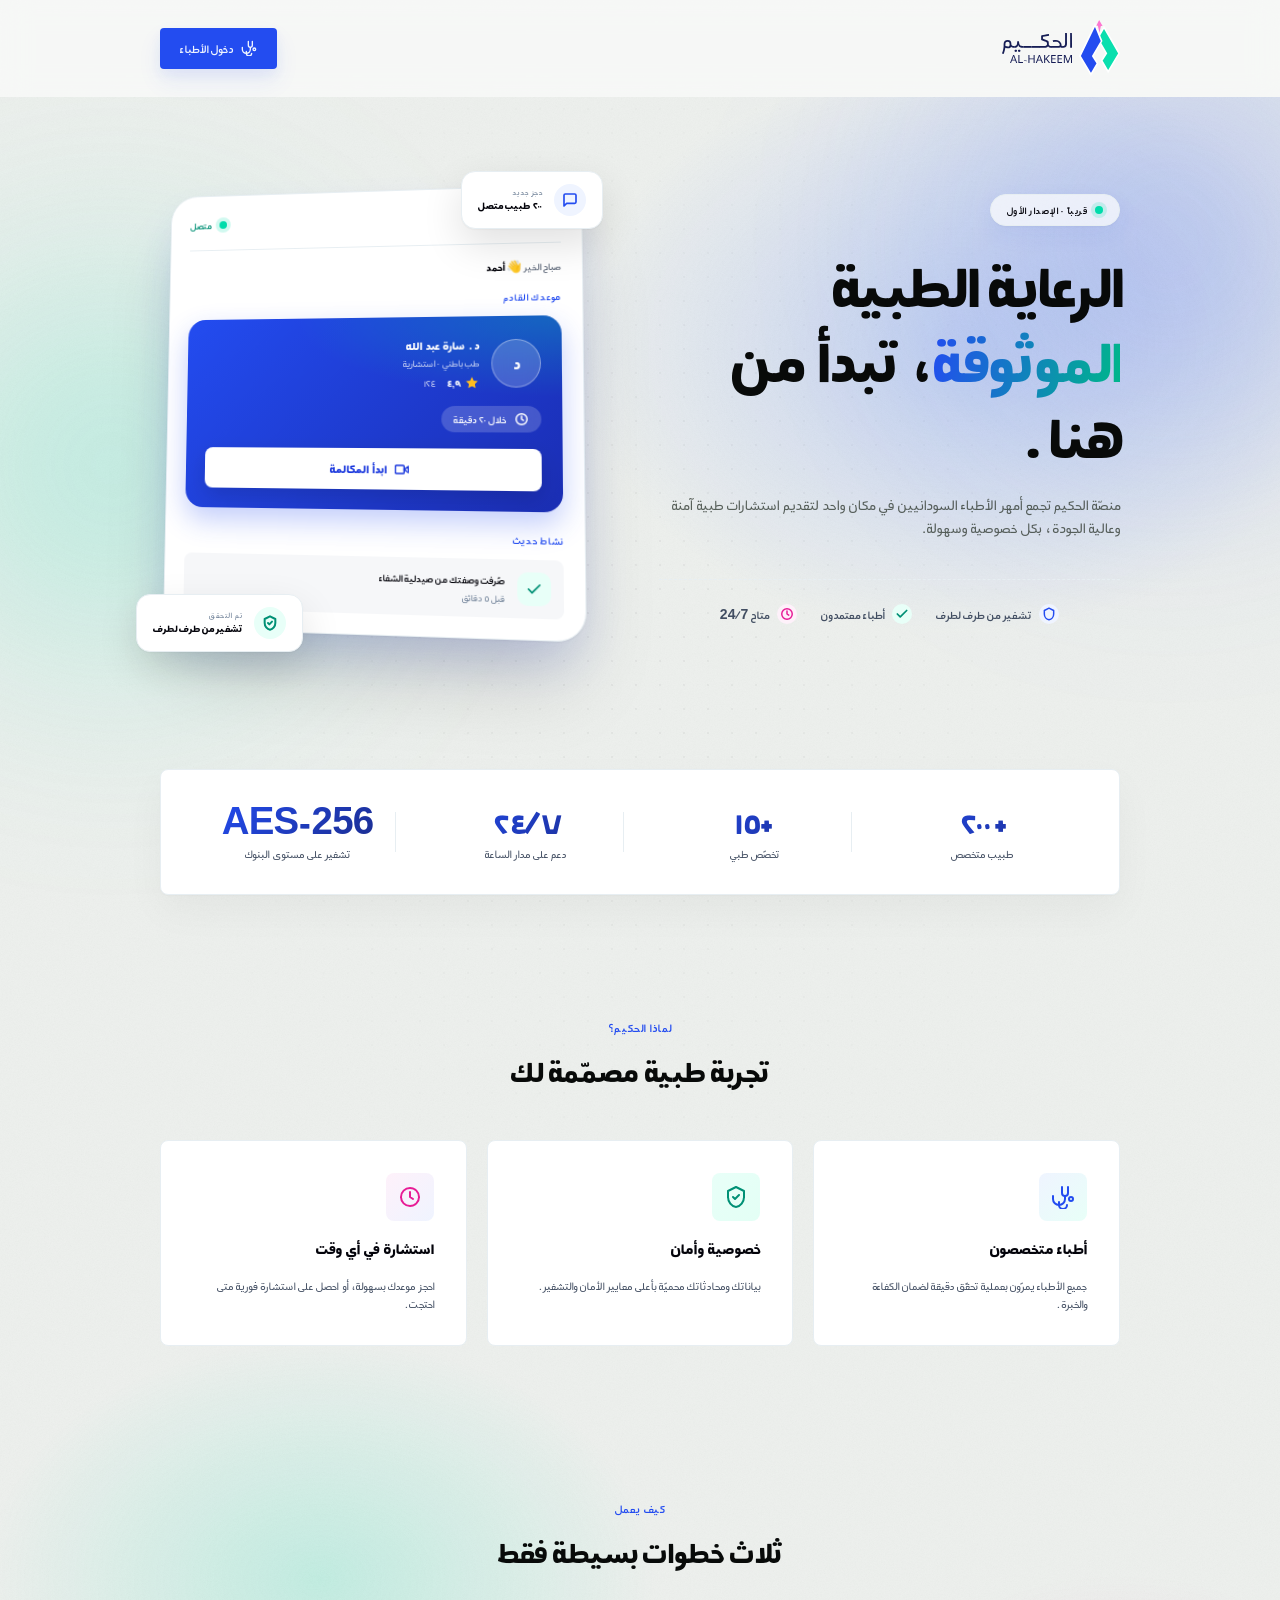
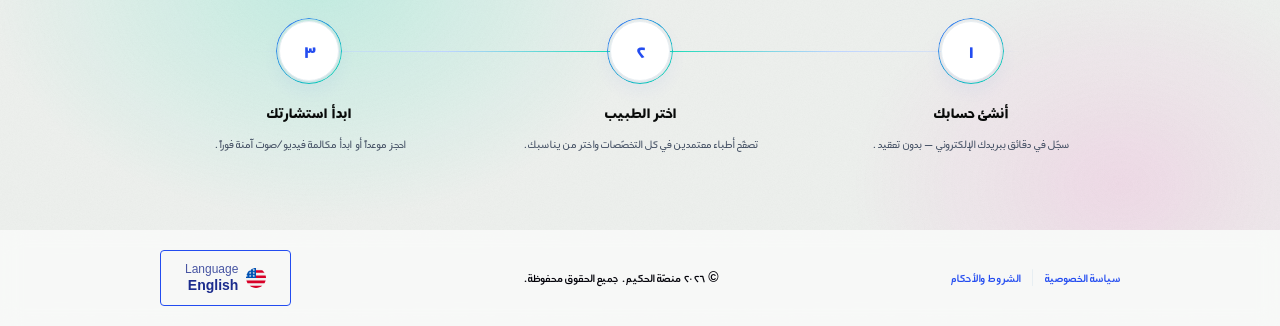
<file: index.html>
<!DOCTYPE html>
<html lang="ar" dir="rtl">
  <head>
    <meta charset="UTF-8" />
    <meta name="viewport" content="width=device-width, initial-scale=1, viewport-fit=cover" />
    <meta name="theme-color" content="#234cf0" />
    <meta name="description" data-i18n="hero.subtitle" data-i18n-attr="content" content="منصّة سودانية لتقديم الاستشارات الطبية بثقة وجودة عالية." />
    <title data-i18n="hero.title">منصة الحكيم — قريباً</title>
    <link rel="icon" type="image/svg+xml" href="assets/images/logo.svg" />
    <link rel="stylesheet" href="assets/css/styles.css" />
  </head>
  <body>
    <!-- ============================================================
         HEADER
         ============================================================ -->
    <header class="site-header" data-scroll-elevate>
      <a href="index.html" class="site-header__logo" aria-label="Al-Hakeem">
        <img src="assets/images/logo.svg" alt="" class="site-header__logo-icon" width="41" height="56" />
        <span class="site-header__logo-text">
          <img src="assets/images/header-text-ar.svg" data-i18n="header.logoAlt" data-i18n-attr="alt" alt="الحكيم" class="site-header__logo-text-ar" width="70" height="21" />
          <img src="assets/images/header-text-en.svg" alt="AL-HAKEEM" class="site-header__logo-text-en" width="62" height="8" />
        </span>
      </a>

      <div class="site-header__actions">
        <a class="header-login" href="https://platform.alhakeem.app/">
          <svg class="header-login__icon" viewBox="0 0 24 24" fill="none" stroke="currentColor" stroke-width="2" stroke-linecap="round" stroke-linejoin="round" aria-hidden="true"><path d="M11 2v6a3 3 0 0 0 6 0V2"/><path d="M14 11v3a6 6 0 0 1-12 0v-3"/><circle cx="20" cy="14" r="2"/><path d="M8 17v3a4 4 0 0 0 8 0"/></svg>
          <span class="header-login__label" data-i18n="header.doctorLogin">دخول الأطباء</span>
        </a>
      </div>
    </header>

    <!-- ============================================================
         MAIN
         ============================================================ -->
    <main class="site-main">
      <!-- Decorative aurora background -->
      <div class="bg-decor" aria-hidden="true">
        <div class="bg-aurora"></div>
        <div class="bg-dotgrid"></div>
        <div class="bg-grain"></div>
      </div>

      <!-- ====== HERO ====== -->
      <section class="hero">
        <div class="hero__copy">
          <span class="hero__badge" data-i18n="hero.badge">قريباً · الإصدار الأول</span>

          <h1 class="hero__title">
            <span data-i18n="hero.titleLead">الرعاية الطبية</span>
            <span class="hero__title-accent" data-i18n="hero.titleAccent">الموثوقة</span><span data-i18n="hero.titleTrail">، تبدأ من هنا.</span>
          </h1>

          <p class="hero__subtitle" data-i18n="hero.subtitle">
            منصّة الحكيم تجمع أمهر الأطباء السودانيين في مكان واحد لتقديم استشارات طبية آمنة وعالية الجودة.
          </p>

          <!-- Trust pill row -->
          <div class="trust-row">
            <span class="trust-pill">
              <span class="trust-pill__icon" aria-hidden="true">
                <svg viewBox="0 0 24 24" fill="none" stroke="currentColor" stroke-width="2.5" stroke-linecap="round" stroke-linejoin="round"><path d="M12 2 4 6v6c0 5 3.5 9.5 8 10 4.5-.5 8-5 8-10V6l-8-4Z"/></svg>
              </span>
              <span data-i18n="trust.secure">تشفير من طرف لطرف</span>
            </span>
            <span class="trust-pill trust-pill--green">
              <span class="trust-pill__icon" aria-hidden="true">
                <svg viewBox="0 0 24 24" fill="none" stroke="currentColor" stroke-width="3" stroke-linecap="round" stroke-linejoin="round"><polyline points="20 6 9 17 4 12"/></svg>
              </span>
              <span data-i18n="trust.verified">أطباء معتمدون</span>
            </span>
            <span class="trust-pill trust-pill--pink">
              <span class="trust-pill__icon" aria-hidden="true">
                <svg viewBox="0 0 24 24" fill="none" stroke="currentColor" stroke-width="2.5" stroke-linecap="round" stroke-linejoin="round"><circle cx="12" cy="12" r="9"/><polyline points="12 7 12 12 15 14"/></svg>
              </span>
              <span data-i18n="trust.available">متاح 24/7</span>
            </span>
          </div>
        </div>

        <!-- App preview — multi-layer realistic mockup -->
        <div class="hero__preview" aria-hidden="true">
          <div class="app-preview">
            <!-- Floater: New booking notification -->
            <div class="app-preview__floater app-preview__floater--top">
              <span class="app-preview__floater-icon">
                <svg viewBox="0 0 24 24" fill="none" stroke="currentColor" stroke-width="2.5" stroke-linecap="round" stroke-linejoin="round"><path d="M21 15a2 2 0 0 1-2 2H7l-4 4V5a2 2 0 0 1 2-2h14a2 2 0 0 1 2 2z"/></svg>
              </span>
              <span class="app-preview__floater-meta">
                <small data-i18n="preview.floaterBooked">حجز جديد</small>
                <strong data-i18n="preview.floaterOnline">٢٠٠ طبيب متصل</strong>
              </span>
            </div>

            <!-- Main app card -->
            <div class="app-preview__card">
              <!-- Chrome: brand + live status -->
              <div class="app-preview__chrome">
                <span class="app-preview__brand">
                  <img src="assets/images/logo.svg" alt="" class="app-preview__brand-mark" />
                  <span data-i18n="preview.appName">الحكيم</span>
                </span>
                <span class="app-preview__live" data-i18n="preview.statusLive">متصل</span>
              </div>

              <!-- Greeting -->
              <p class="app-preview__greeting">
                <span data-i18n="preview.greeting">صباح الخير 👋</span>
                <strong data-i18n="preview.userName">أحمد</strong>
              </p>

              <!-- Section label -->
              <p class="app-preview__label" data-i18n="preview.nextLabel">موعدك القادم</p>

              <!-- Primary card: Next appointment -->
              <div class="app-preview__appt">
                <div class="app-preview__appt-row">
                  <div class="app-preview__avatar">د</div>
                  <div class="app-preview__doctor-meta">
                    <span class="app-preview__doctor-name" data-i18n="preview.doctorName">د. سارة عبد الله</span>
                    <span class="app-preview__doctor-spec" data-i18n="preview.doctorSpec">طب باطني · استشارية</span>
                    <span class="app-preview__rating">
                      <svg viewBox="0 0 24 24" fill="currentColor"><polygon points="12 2 15 8.5 22 9.3 17 14 18.2 21 12 17.8 5.8 21 7 14 2 9.3 9 8.5 12 2"/></svg>
                      <strong data-i18n="preview.rating">٤٫٩</strong>
                      <span data-i18n="preview.reviews">(١٢٤)</span>
                    </span>
                  </div>
                </div>

                <span class="app-preview__when-pill">
                  <svg viewBox="0 0 24 24" fill="none" stroke="currentColor" stroke-width="2.5" stroke-linecap="round" stroke-linejoin="round"><circle cx="12" cy="12" r="9"/><polyline points="12 7 12 12 15 14"/></svg>
                  <span data-i18n="preview.nextWhen">خلال ٢٠ دقيقة</span>
                </span>

                <div class="app-preview__cta">
                  <svg viewBox="0 0 24 24" fill="none" stroke="currentColor" stroke-width="2.5" stroke-linecap="round" stroke-linejoin="round"><polygon points="23 7 16 12 23 17 23 7"/><rect x="1" y="5" width="15" height="14" rx="2" ry="2"/></svg>
                  <span data-i18n="preview.cta">ابدأ المكالمة</span>
                </div>
              </div>

              <!-- Activity row -->
              <div class="app-preview__activity">
                <p class="app-preview__label" data-i18n="preview.activityLabel">نشاط حديث</p>
                <div class="app-preview__activity-item">
                  <span class="app-preview__activity-icon">
                    <svg viewBox="0 0 24 24" fill="none" stroke="currentColor" stroke-width="2.5" stroke-linecap="round" stroke-linejoin="round"><polyline points="20 6 9 17 4 12"/></svg>
                  </span>
                  <span class="app-preview__activity-text">
                    <span class="app-preview__activity-title" data-i18n="preview.activityRx">صُرفت وصفتك من صيدلية الشفاء</span>
                    <span class="app-preview__activity-time" data-i18n="preview.activityRxTime">قبل ٥ دقائق</span>
                  </span>
                </div>
              </div>
            </div>

            <!-- Floater: Verified -->
            <div class="app-preview__floater app-preview__floater--bottom app-preview__floater--green">
              <span class="app-preview__floater-icon">
                <svg viewBox="0 0 24 24" fill="none" stroke="currentColor" stroke-width="3" stroke-linecap="round" stroke-linejoin="round"><path d="M12 2 4 6v6c0 5 3.5 9.5 8 10 4.5-.5 8-5 8-10V6l-8-4Z"/><path d="m9 12 2 2 4-4"/></svg>
              </span>
              <span class="app-preview__floater-meta">
                <small data-i18n="preview.floaterVerified">تم التحقق</small>
                <strong data-i18n="trust.secure">تشفير من طرف لطرف</strong>
              </span>
            </div>
          </div>
        </div>
      </section>

      <!-- ====== STATS BAND ====== -->
      <section class="stats-band reveal">
        <div class="stats-band__grid">
          <div class="stat">
            <span class="stat__value" data-i18n="stats.item1Value">+٢٠٠</span>
            <span class="stat__label" data-i18n="stats.item1Label">طبيب متخصص</span>
          </div>
          <div class="stat">
            <span class="stat__value" data-i18n="stats.item2Value">+١٥</span>
            <span class="stat__label" data-i18n="stats.item2Label">تخصّص طبي</span>
          </div>
          <div class="stat">
            <span class="stat__value" data-i18n="stats.item3Value">٢٤/٧</span>
            <span class="stat__label" data-i18n="stats.item3Label">دعم على مدار الساعة</span>
          </div>
          <div class="stat">
            <span class="stat__value" data-i18n="stats.item4Value">AES-256</span>
            <span class="stat__label" data-i18n="stats.item4Label">تشفير على مستوى البنوك</span>
          </div>
        </div>
      </section>

      <!-- ====== FEATURES ====== -->
      <section class="features reveal">
        <div class="features__head">
          <p class="features__eyebrow" data-i18n="features.eyebrow">لماذا الحكيم؟</p>
          <h2 class="features__title" data-i18n="features.title">تجربة طبية مصمّمة لك</h2>
        </div>

        <div class="features__grid">
          <article class="feature-card">
            <span class="feature-card__icon" aria-hidden="true">
              <svg viewBox="0 0 24 24" fill="none" stroke="currentColor" stroke-width="2" stroke-linecap="round" stroke-linejoin="round"><path d="M11 2v6a3 3 0 0 0 6 0V2"/><path d="M14 11v3a6 6 0 0 1-12 0v-3"/><circle cx="20" cy="14" r="2"/><path d="M8 17v3a4 4 0 0 0 8 0"/></svg>
            </span>
            <h3 class="feature-card__title" data-i18n="features.item1Title">أطباء متخصصون</h3>
            <p class="feature-card__desc" data-i18n="features.item1Desc">جميع الأطباء يمرّون بعملية تحقّق دقيقة لضمان الكفاءة والخبرة.</p>
          </article>

          <article class="feature-card feature-card--green">
            <span class="feature-card__icon" aria-hidden="true">
              <svg viewBox="0 0 24 24" fill="none" stroke="currentColor" stroke-width="2" stroke-linecap="round" stroke-linejoin="round"><path d="M12 2 4 6v6c0 5 3.5 9.5 8 10 4.5-.5 8-5 8-10V6l-8-4Z"/><path d="m9 12 2 2 4-4"/></svg>
            </span>
            <h3 class="feature-card__title" data-i18n="features.item2Title">خصوصية وأمان</h3>
            <p class="feature-card__desc" data-i18n="features.item2Desc">بياناتك ومحادثاتك محميّة بأعلى معايير الأمان والتشفير.</p>
          </article>

          <article class="feature-card feature-card--pink">
            <span class="feature-card__icon" aria-hidden="true">
              <svg viewBox="0 0 24 24" fill="none" stroke="currentColor" stroke-width="2" stroke-linecap="round" stroke-linejoin="round"><circle cx="12" cy="12" r="9"/><polyline points="12 7 12 12 15 14"/></svg>
            </span>
            <h3 class="feature-card__title" data-i18n="features.item3Title">استشارة في أي وقت</h3>
            <p class="feature-card__desc" data-i18n="features.item3Desc">احجز موعدك بسهولة، أو احصل على استشارة فورية متى احتجت.</p>
          </article>
        </div>
      </section>

      <!-- ====== HOW IT WORKS ====== -->
      <section class="steps reveal">
        <div class="steps__head">
          <p class="steps__eyebrow" data-i18n="steps.eyebrow">كيف يعمل</p>
          <h2 class="steps__title" data-i18n="steps.title">ثلاث خطوات بسيطة فقط</h2>
        </div>

        <div class="steps__grid">
          <div class="step">
            <div class="step__num">١</div>
            <h3 class="step__title" data-i18n="steps.s1Title">أنشئ حسابك</h3>
            <p class="step__desc" data-i18n="steps.s1Desc">سجّل في دقائق ببريدك الإلكتروني — بدون تعقيد.</p>
          </div>
          <div class="step">
            <div class="step__num">٢</div>
            <h3 class="step__title" data-i18n="steps.s2Title">اختر الطبيب</h3>
            <p class="step__desc" data-i18n="steps.s2Desc">تصفّح أطباء معتمدين في كل التخصّصات واختر من يناسبك.</p>
          </div>
          <div class="step">
            <div class="step__num">٣</div>
            <h3 class="step__title" data-i18n="steps.s3Title">ابدأ استشارتك</h3>
            <p class="step__desc" data-i18n="steps.s3Desc">احجز موعداً أو ابدأ مكالمة فيديو/صوت آمنة فوراً.</p>
          </div>
        </div>
      </section>

    </main>

    <!-- ============================================================
         FOOTER
         ============================================================ -->
    <footer class="site-footer">
      <div class="site-footer__links">
        <a href="privacy.html" class="site-footer__link" data-i18n="footer.privacy">سياسة الخصوصية</a>
        <span class="site-footer__divider" aria-hidden="true"></span>
        <a href="terms.html" class="site-footer__link" data-i18n="footer.terms">شروط الخدمة</a>
      </div>

      <span class="site-footer__copyright" data-i18n="footer.copyright">© 2026 الحكيم. جميع الحقوق محفوظة.</span>

      <button type="button" class="lang-btn" data-lang-toggle aria-label="Switch language">
        <img src="assets/icons/flag-us.svg" alt="English" class="lang-btn__flag" data-lang-flag width="20" height="20" />
        <span class="lang-btn__text">
          <span class="lang-btn__label" data-i18n="lang.switchToLabel">Language</span>
          <span class="lang-btn__name" data-i18n="lang.switchToName">English</span>
        </span>
      </button>
    </footer>

    <script src="assets/js/i18n.js"></script>
    <script src="assets/js/main.js"></script>
  </body>
</html>
</file>
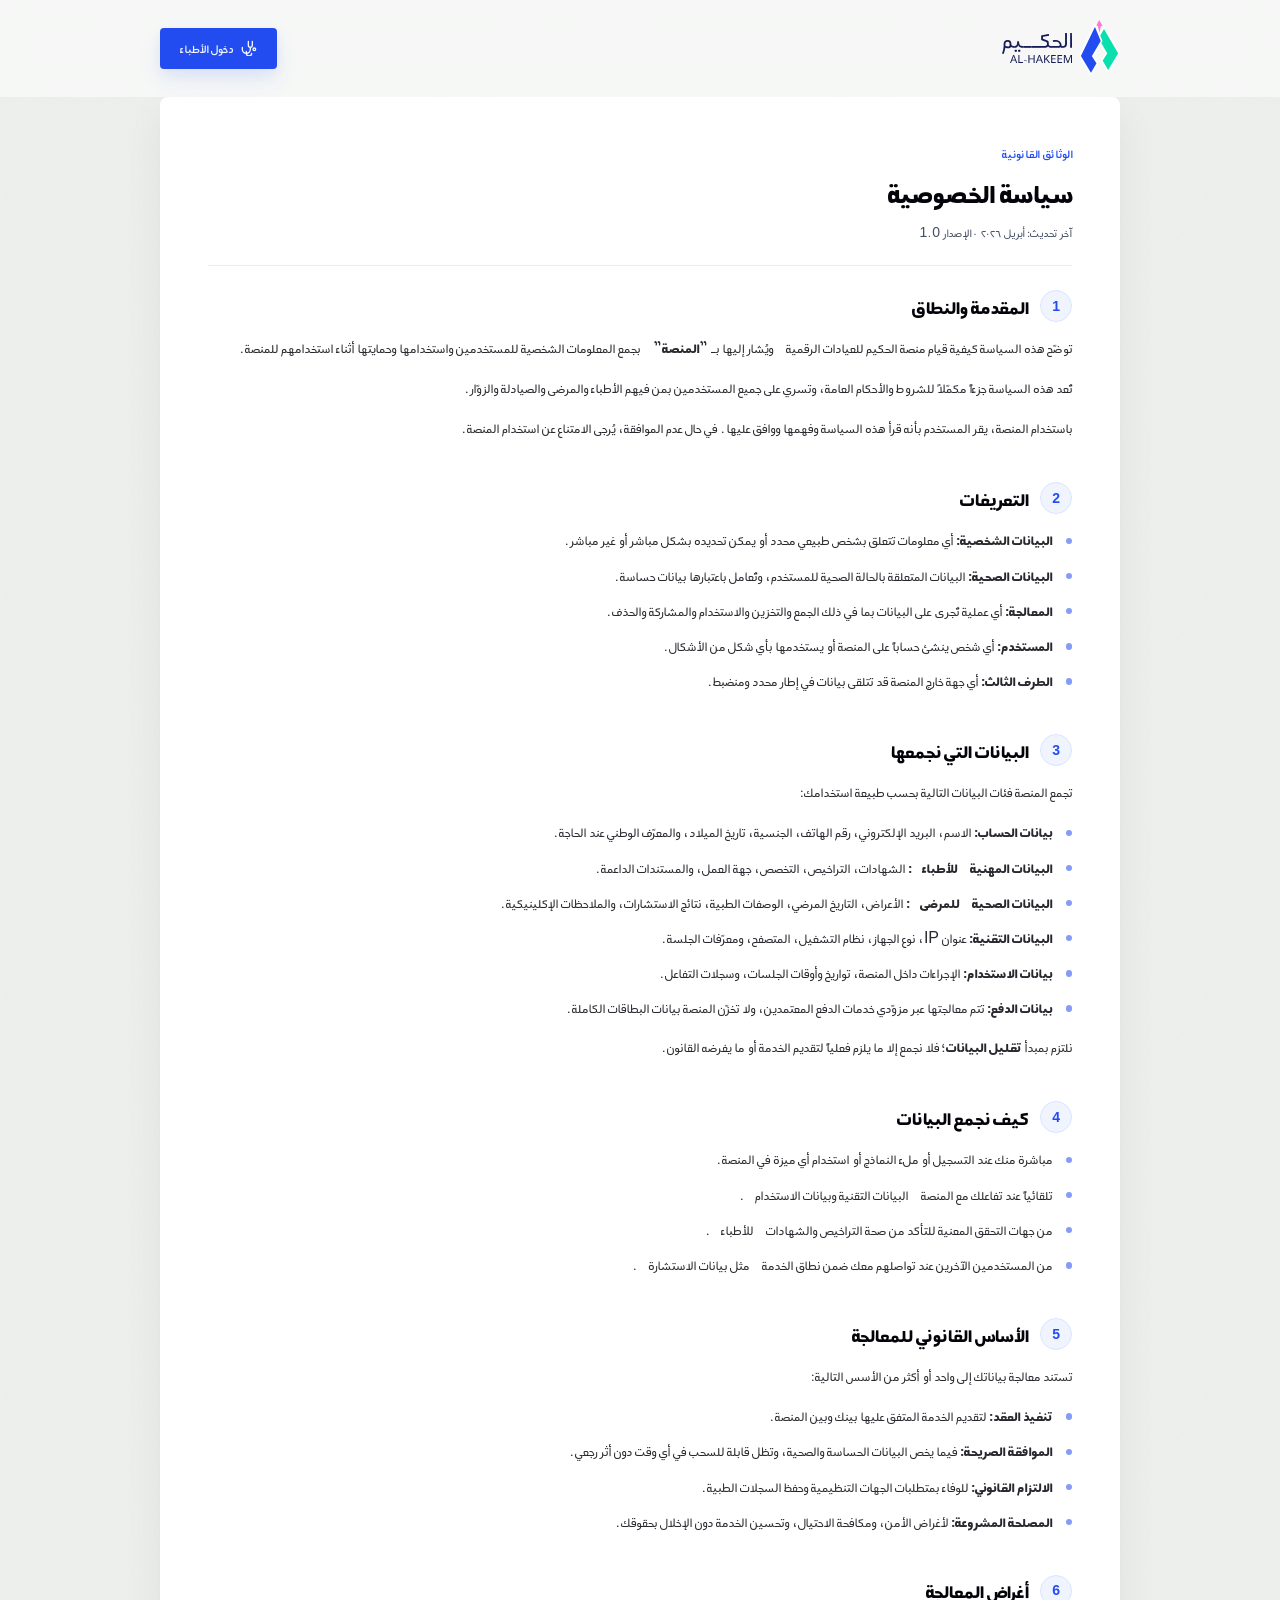
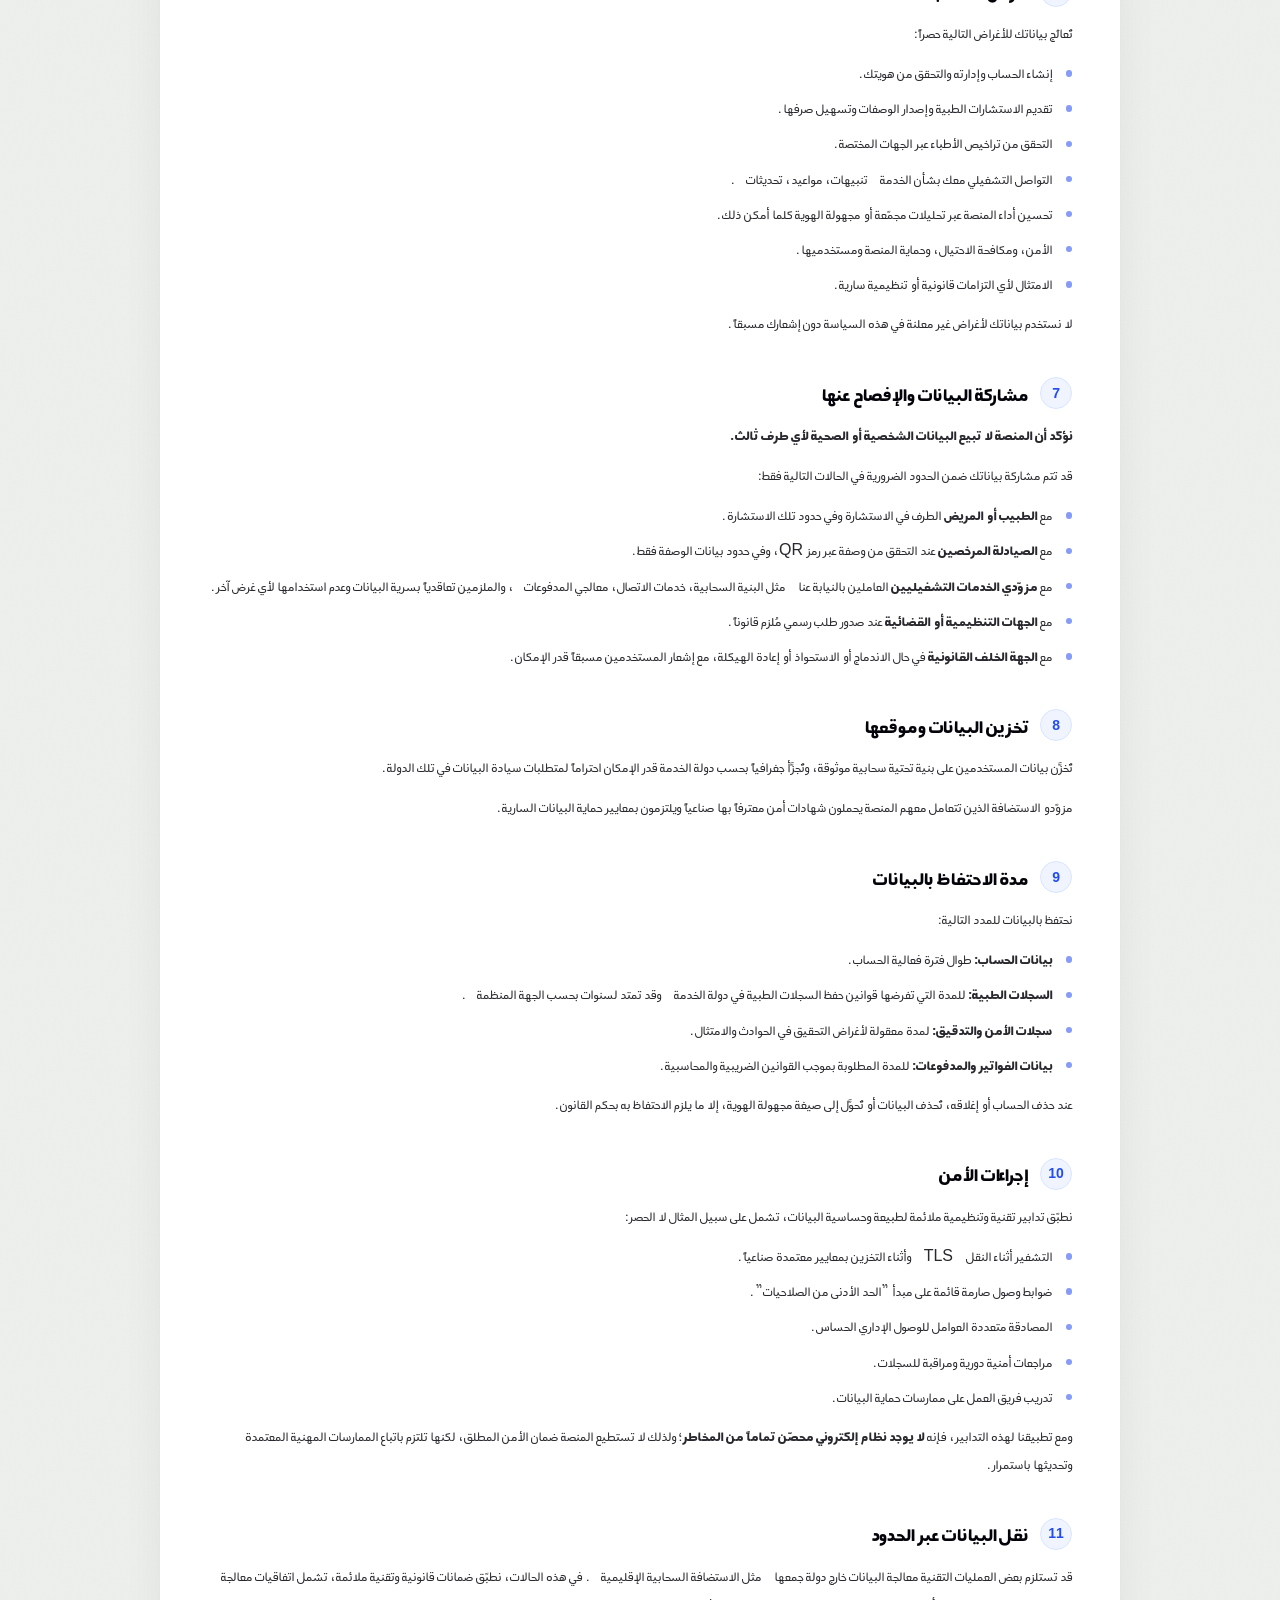
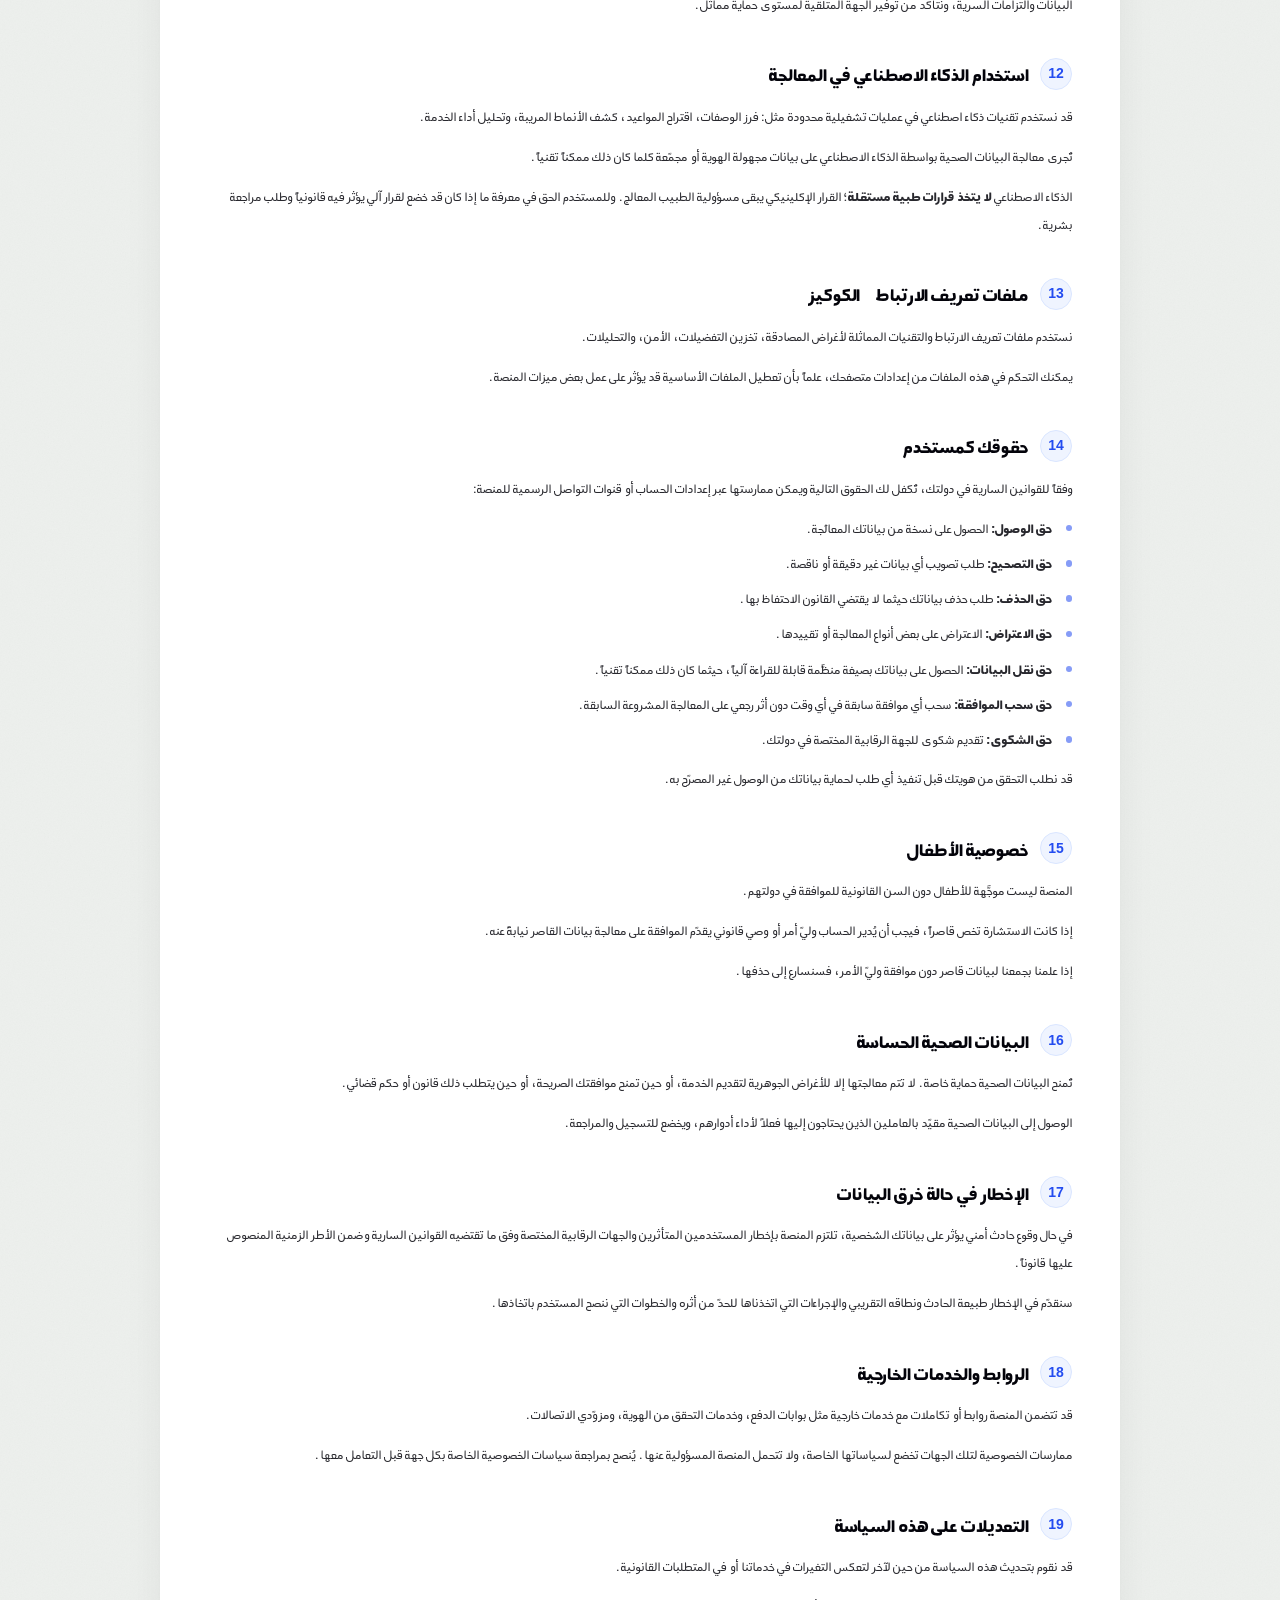
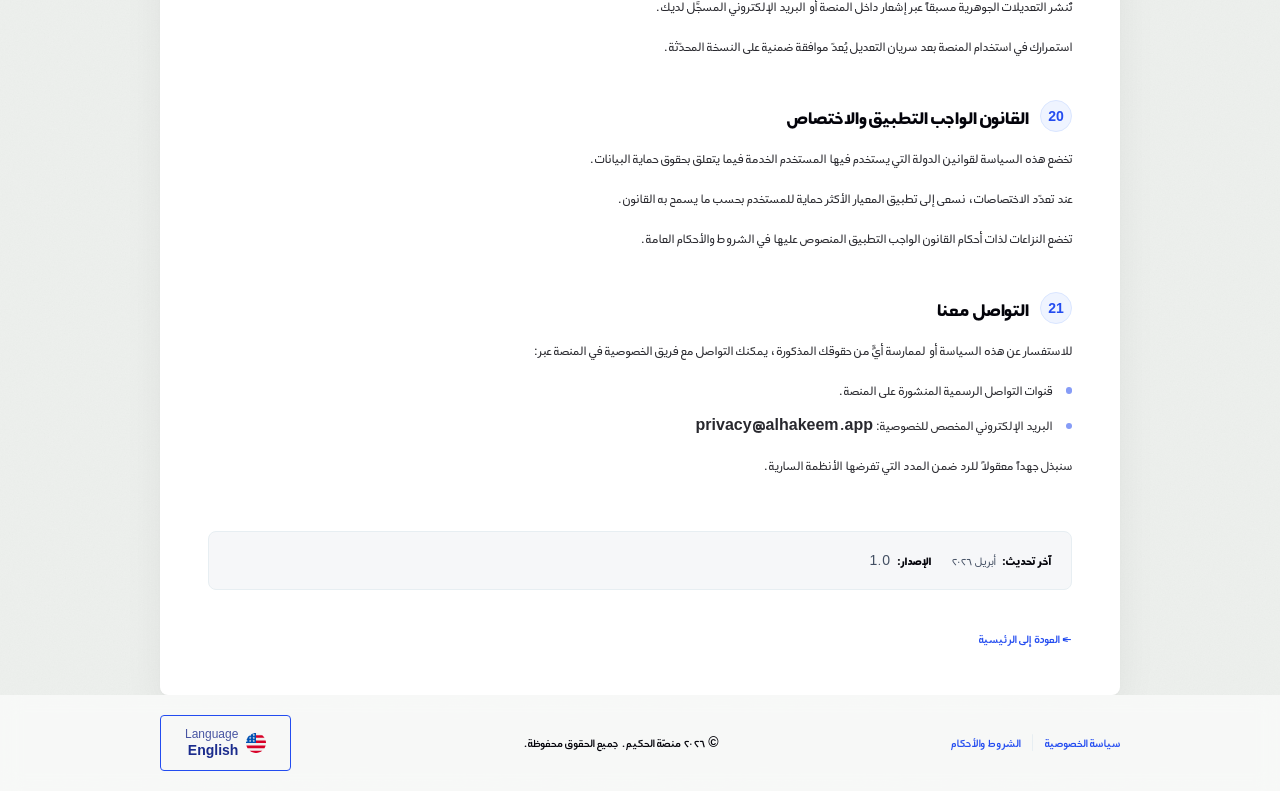
<file: privacy.html>
<!DOCTYPE html>
<html lang="ar" dir="rtl">
  <head>
    <meta charset="UTF-8" />
    <meta name="viewport" content="width=device-width, initial-scale=1, viewport-fit=cover" />
    <meta name="theme-color" content="#234cf0" />
    <title data-i18n="privacy.title">سياسة الخصوصية — الحكيم</title>
    <link rel="icon" type="image/svg+xml" href="assets/images/logo.svg" />
    <link rel="stylesheet" href="assets/css/styles.css" />
  </head>
  <body>
    <header class="site-header" data-scroll-elevate>
      <a href="index.html" class="site-header__logo" aria-label="Al-Hakeem">
        <img src="assets/images/logo.svg" alt="" class="site-header__logo-icon" width="41" height="56" />
        <span class="site-header__logo-text">
          <img src="assets/images/header-text-ar.svg" data-i18n="header.logoAlt" data-i18n-attr="alt" alt="الحكيم" class="site-header__logo-text-ar" width="70" height="21" />
          <img src="assets/images/header-text-en.svg" alt="AL-HAKEEM" class="site-header__logo-text-en" width="62" height="8" />
        </span>
      </a>

      <div class="site-header__actions">
        <a class="header-login" href="https://platform.alhakeem.app/">
          <svg class="header-login__icon" viewBox="0 0 24 24" fill="none" stroke="currentColor" stroke-width="2" stroke-linecap="round" stroke-linejoin="round" aria-hidden="true"><path d="M11 2v6a3 3 0 0 0 6 0V2"/><path d="M14 11v3a6 6 0 0 1-12 0v-3"/><circle cx="20" cy="14" r="2"/><path d="M8 17v3a4 4 0 0 0 8 0"/></svg>
          <span class="header-login__label" data-i18n="header.doctorLogin">دخول الأطباء</span>
        </a>
      </div>
    </header>

    <main class="site-main">
      <article class="policy policy--wide">
        <header class="policy__header">
          <p class="policy__eyebrow" data-i18n="privacy.eyebrow">الوثائق القانونية</p>
          <h1 class="policy__title" data-i18n="privacy.title">سياسة الخصوصية</h1>
          <p class="policy__updated" data-i18n="privacy.updated">آخر تحديث: أبريل ٢٠٢٦ · الإصدار 1.0</p>
        </header>

        <div class="policy__content">
          <!-- ============== ARABIC ============== -->
          <div class="policy__lang policy__lang--ar" lang="ar" dir="rtl">
            <section class="policy__section">
              <h2 class="policy__section-title">المقدمة والنطاق</h2>
              <p>توضّح هذه السياسة كيفية قيام منصة الحكيم للعيادات الرقمية (ويُشار إليها بـ <strong>"المنصة"</strong>) بجمع المعلومات الشخصية للمستخدمين واستخدامها وحمايتها أثناء استخدامهم للمنصة.</p>
              <p>تُعد هذه السياسة جزءاً مكمّلاً للشروط والأحكام العامة، وتسري على جميع المستخدمين بمن فيهم الأطباء والمرضى والصيادلة والزوّار.</p>
              <p>باستخدام المنصة، يقر المستخدم بأنه قرأ هذه السياسة وفهمها ووافق عليها. في حال عدم الموافقة، يُرجى الامتناع عن استخدام المنصة.</p>
            </section>

            <section class="policy__section">
              <h2 class="policy__section-title">التعريفات</h2>
              <ul>
                <li><strong>البيانات الشخصية:</strong> أي معلومات تتعلق بشخص طبيعي محدد أو يمكن تحديده بشكل مباشر أو غير مباشر.</li>
                <li><strong>البيانات الصحية:</strong> البيانات المتعلقة بالحالة الصحية للمستخدم، وتُعامل باعتبارها بيانات حساسة.</li>
                <li><strong>المعالجة:</strong> أي عملية تُجرى على البيانات بما في ذلك الجمع والتخزين والاستخدام والمشاركة والحذف.</li>
                <li><strong>المستخدم:</strong> أي شخص ينشئ حساباً على المنصة أو يستخدمها بأي شكل من الأشكال.</li>
                <li><strong>الطرف الثالث:</strong> أي جهة خارج المنصة قد تتلقى بيانات في إطار محدد ومنضبط.</li>
              </ul>
            </section>

            <section class="policy__section">
              <h2 class="policy__section-title">البيانات التي نجمعها</h2>
              <p>تجمع المنصة فئات البيانات التالية بحسب طبيعة استخدامك:</p>
              <ul>
                <li><strong>بيانات الحساب:</strong> الاسم، البريد الإلكتروني، رقم الهاتف، الجنسية، تاريخ الميلاد، والمعرّف الوطني عند الحاجة.</li>
                <li><strong>البيانات المهنية (للأطباء):</strong> الشهادات، التراخيص، التخصص، جهة العمل، والمستندات الداعمة.</li>
                <li><strong>البيانات الصحية (للمرضى):</strong> الأعراض، التاريخ المرضي، الوصفات الطبية، نتائج الاستشارات، والملاحظات الإكلينيكية.</li>
                <li><strong>البيانات التقنية:</strong> عنوان IP، نوع الجهاز، نظام التشغيل، المتصفح، ومعرّفات الجلسة.</li>
                <li><strong>بيانات الاستخدام:</strong> الإجراءات داخل المنصة، تواريخ وأوقات الجلسات، وسجلات التفاعل.</li>
                <li><strong>بيانات الدفع:</strong> تتم معالجتها عبر مزوّدي خدمات الدفع المعتمدين، ولا تخزّن المنصة بيانات البطاقات الكاملة.</li>
              </ul>
              <p>نلتزم بمبدأ <strong>تقليل البيانات</strong>؛ فلا نجمع إلا ما يلزم فعلياً لتقديم الخدمة أو ما يفرضه القانون.</p>
            </section>

            <section class="policy__section">
              <h2 class="policy__section-title">كيف نجمع البيانات</h2>
              <ul>
                <li>مباشرة منك عند التسجيل أو ملء النماذج أو استخدام أي ميزة في المنصة.</li>
                <li>تلقائياً عند تفاعلك مع المنصة (البيانات التقنية وبيانات الاستخدام).</li>
                <li>من جهات التحقق المعنية للتأكد من صحة التراخيص والشهادات (للأطباء).</li>
                <li>من المستخدمين الآخرين عند تواصلهم معك ضمن نطاق الخدمة (مثل بيانات الاستشارة).</li>
              </ul>
            </section>

            <section class="policy__section">
              <h2 class="policy__section-title">الأساس القانوني للمعالجة</h2>
              <p>تستند معالجة بياناتك إلى واحد أو أكثر من الأسس التالية:</p>
              <ul>
                <li><strong>تنفيذ العقد:</strong> لتقديم الخدمة المتفق عليها بينك وبين المنصة.</li>
                <li><strong>الموافقة الصريحة:</strong> فيما يخص البيانات الحساسة والصحية، وتظل قابلة للسحب في أي وقت دون أثر رجعي.</li>
                <li><strong>الالتزام القانوني:</strong> للوفاء بمتطلبات الجهات التنظيمية وحفظ السجلات الطبية.</li>
                <li><strong>المصلحة المشروعة:</strong> لأغراض الأمن، ومكافحة الاحتيال، وتحسين الخدمة دون الإخلال بحقوقك.</li>
              </ul>
            </section>

            <section class="policy__section">
              <h2 class="policy__section-title">أغراض المعالجة</h2>
              <p>تُعالَج بياناتك للأغراض التالية حصراً:</p>
              <ul>
                <li>إنشاء الحساب وإدارته والتحقق من هويتك.</li>
                <li>تقديم الاستشارات الطبية وإصدار الوصفات وتسهيل صرفها.</li>
                <li>التحقق من تراخيص الأطباء عبر الجهات المختصة.</li>
                <li>التواصل التشغيلي معك بشأن الخدمة (تنبيهات، مواعيد، تحديثات).</li>
                <li>تحسين أداء المنصة عبر تحليلات مجمّعة أو مجهولة الهوية كلما أمكن ذلك.</li>
                <li>الأمن، ومكافحة الاحتيال، وحماية المنصة ومستخدميها.</li>
                <li>الامتثال لأي التزامات قانونية أو تنظيمية سارية.</li>
              </ul>
              <p>لا نستخدم بياناتك لأغراض غير معلنة في هذه السياسة دون إشعارك مسبقاً.</p>
            </section>

            <section class="policy__section">
              <h2 class="policy__section-title">مشاركة البيانات والإفصاح عنها</h2>
              <p><strong>نؤكّد أن المنصة لا تبيع البيانات الشخصية أو الصحية لأي طرف ثالث.</strong></p>
              <p>قد تتم مشاركة بياناتك ضمن الحدود الضرورية في الحالات التالية فقط:</p>
              <ul>
                <li>مع <strong>الطبيب أو المريض</strong> الطرف في الاستشارة وفي حدود تلك الاستشارة.</li>
                <li>مع <strong>الصيادلة المرخصين</strong> عند التحقق من وصفة عبر رمز QR، وفي حدود بيانات الوصفة فقط.</li>
                <li>مع <strong>مزوّدي الخدمات التشغيليين</strong> العاملين بالنيابة عنا (مثل البنية السحابية، خدمات الاتصال، معالجي المدفوعات)، والملزمين تعاقدياً بسرية البيانات وعدم استخدامها لأي غرض آخر.</li>
                <li>مع <strong>الجهات التنظيمية أو القضائية</strong> عند صدور طلب رسمي مُلزم قانوناً.</li>
                <li>مع <strong>الجهة الخلف القانونية</strong> في حال الاندماج أو الاستحواذ أو إعادة الهيكلة، مع إشعار المستخدمين مسبقاً قدر الإمكان.</li>
              </ul>
            </section>

            <section class="policy__section">
              <h2 class="policy__section-title">تخزين البيانات وموقعها</h2>
              <p>تُخزَّن بيانات المستخدمين على بنية تحتية سحابية موثوقة، وتُجزَّأ جغرافياً بحسب دولة الخدمة قدر الإمكان احتراماً لمتطلبات سيادة البيانات في تلك الدولة.</p>
              <p>مزوّدو الاستضافة الذين تتعامل معهم المنصة يحملون شهادات أمن معترفاً بها صناعياً ويلتزمون بمعايير حماية البيانات السارية.</p>
            </section>

            <section class="policy__section">
              <h2 class="policy__section-title">مدة الاحتفاظ بالبيانات</h2>
              <p>نحتفظ بالبيانات للمدد التالية:</p>
              <ul>
                <li><strong>بيانات الحساب:</strong> طوال فترة فعالية الحساب.</li>
                <li><strong>السجلات الطبية:</strong> للمدة التي تفرضها قوانين حفظ السجلات الطبية في دولة الخدمة (وقد تمتد لسنوات بحسب الجهة المنظمة).</li>
                <li><strong>سجلات الأمن والتدقيق:</strong> لمدة معقولة لأغراض التحقيق في الحوادث والامتثال.</li>
                <li><strong>بيانات الفواتير والمدفوعات:</strong> للمدة المطلوبة بموجب القوانين الضريبية والمحاسبية.</li>
              </ul>
              <p>عند حذف الحساب أو إغلاقه، تُحذف البيانات أو تُحوَّل إلى صيغة مجهولة الهوية، إلا ما يلزم الاحتفاظ به بحكم القانون.</p>
            </section>

            <section class="policy__section">
              <h2 class="policy__section-title">إجراءات الأمن</h2>
              <p>نطبّق تدابير تقنية وتنظيمية ملائمة لطبيعة وحساسية البيانات، تشمل على سبيل المثال لا الحصر:</p>
              <ul>
                <li>التشفير أثناء النقل (TLS) وأثناء التخزين بمعايير معتمدة صناعياً.</li>
                <li>ضوابط وصول صارمة قائمة على مبدأ "الحد الأدنى من الصلاحيات".</li>
                <li>المصادقة متعددة العوامل للوصول الإداري الحساس.</li>
                <li>مراجعات أمنية دورية ومراقبة للسجلات.</li>
                <li>تدريب فريق العمل على ممارسات حماية البيانات.</li>
              </ul>
              <p>ومع تطبيقنا لهذه التدابير، فإنه <strong>لا يوجد نظام إلكتروني محصّن تماماً من المخاطر</strong>؛ ولذلك لا تستطيع المنصة ضمان الأمن المطلق، لكنها تلتزم باتباع الممارسات المهنية المعتمدة وتحديثها باستمرار.</p>
            </section>

            <section class="policy__section">
              <h2 class="policy__section-title">نقل البيانات عبر الحدود</h2>
              <p>قد تستلزم بعض العمليات التقنية معالجة البيانات خارج دولة جمعها (مثل الاستضافة السحابية الإقليمية). في هذه الحالات، نطبّق ضمانات قانونية وتقنية ملائمة، تشمل اتفاقيات معالجة البيانات والتزامات السرية، ونتأكد من توفير الجهة المتلقية لمستوى حماية مماثل.</p>
            </section>

            <section class="policy__section">
              <h2 class="policy__section-title">استخدام الذكاء الاصطناعي في المعالجة</h2>
              <p>قد نستخدم تقنيات ذكاء اصطناعي في عمليات تشغيلية محدودة مثل: فرز الوصفات، اقتراح المواعيد، كشف الأنماط المريبة، وتحليل أداء الخدمة.</p>
              <p>تُجرى معالجة البيانات الصحية بواسطة الذكاء الاصطناعي على بيانات مجهولة الهوية أو مجمّعة كلما كان ذلك ممكناً تقنياً.</p>
              <p>الذكاء الاصطناعي <strong>لا يتخذ قرارات طبية مستقلة</strong>؛ القرار الإكلينيكي يبقى مسؤولية الطبيب المعالج. وللمستخدم الحق في معرفة ما إذا كان قد خضع لقرار آلي يؤثر فيه قانونياً وطلب مراجعة بشرية.</p>
            </section>

            <section class="policy__section">
              <h2 class="policy__section-title">ملفات تعريف الارتباط (الكوكيز)</h2>
              <p>نستخدم ملفات تعريف الارتباط والتقنيات المماثلة لأغراض المصادقة، تخزين التفضيلات، الأمن، والتحليلات.</p>
              <p>يمكنك التحكم في هذه الملفات من إعدادات متصفحك، علماً بأن تعطيل الملفات الأساسية قد يؤثر على عمل بعض ميزات المنصة.</p>
            </section>

            <section class="policy__section">
              <h2 class="policy__section-title">حقوقك كمستخدم</h2>
              <p>وفقاً للقوانين السارية في دولتك، تُكفل لك الحقوق التالية ويمكن ممارستها عبر إعدادات الحساب أو قنوات التواصل الرسمية للمنصة:</p>
              <ul>
                <li><strong>حق الوصول:</strong> الحصول على نسخة من بياناتك المعالَجة.</li>
                <li><strong>حق التصحيح:</strong> طلب تصويب أي بيانات غير دقيقة أو ناقصة.</li>
                <li><strong>حق الحذف:</strong> طلب حذف بياناتك حيثما لا يقتضي القانون الاحتفاظ بها.</li>
                <li><strong>حق الاعتراض:</strong> الاعتراض على بعض أنواع المعالجة أو تقييدها.</li>
                <li><strong>حق نقل البيانات:</strong> الحصول على بياناتك بصيغة منظَّمة قابلة للقراءة آلياً، حيثما كان ذلك ممكناً تقنياً.</li>
                <li><strong>حق سحب الموافقة:</strong> سحب أي موافقة سابقة في أي وقت دون أثر رجعي على المعالجة المشروعة السابقة.</li>
                <li><strong>حق الشكوى:</strong> تقديم شكوى للجهة الرقابية المختصة في دولتك.</li>
              </ul>
              <p>قد نطلب التحقق من هويتك قبل تنفيذ أي طلب لحماية بياناتك من الوصول غير المصرّح به.</p>
            </section>

            <section class="policy__section">
              <h2 class="policy__section-title">خصوصية الأطفال</h2>
              <p>المنصة ليست موجَّهة للأطفال دون السن القانونية للموافقة في دولتهم.</p>
              <p>إذا كانت الاستشارة تخص قاصراً، فيجب أن يُدير الحساب وليّ أمر أو وصي قانوني يقدّم الموافقة على معالجة بيانات القاصر نيابةً عنه.</p>
              <p>إذا علمنا بجمعنا لبيانات قاصر دون موافقة وليّ الأمر، فسنسارع إلى حذفها.</p>
            </section>

            <section class="policy__section">
              <h2 class="policy__section-title">البيانات الصحية الحساسة</h2>
              <p>تُمنح البيانات الصحية حماية خاصة. لا تتم معالجتها إلا للأغراض الجوهرية لتقديم الخدمة، أو حين تمنح موافقتك الصريحة، أو حين يتطلب ذلك قانون أو حكم قضائي.</p>
              <p>الوصول إلى البيانات الصحية مقيّد بالعاملين الذين يحتاجون إليها فعلاً لأداء أدوارهم، ويخضع للتسجيل والمراجعة.</p>
            </section>

            <section class="policy__section">
              <h2 class="policy__section-title">الإخطار في حالة خرق البيانات</h2>
              <p>في حال وقوع حادث أمني يؤثر على بياناتك الشخصية، تلتزم المنصة بإخطار المستخدمين المتأثرين والجهات الرقابية المختصة وفق ما تقتضيه القوانين السارية وضمن الأطر الزمنية المنصوص عليها قانوناً.</p>
              <p>سنقدّم في الإخطار طبيعة الحادث ونطاقه التقريبي والإجراءات التي اتخذناها للحدّ من أثره والخطوات التي ننصح المستخدم باتخاذها.</p>
            </section>

            <section class="policy__section">
              <h2 class="policy__section-title">الروابط والخدمات الخارجية</h2>
              <p>قد تتضمن المنصة روابط أو تكاملات مع خدمات خارجية مثل بوابات الدفع، وخدمات التحقق من الهوية، ومزوّدي الاتصالات.</p>
              <p>ممارسات الخصوصية لتلك الجهات تخضع لسياساتها الخاصة، ولا تتحمل المنصة المسؤولية عنها. يُنصح بمراجعة سياسات الخصوصية الخاصة بكل جهة قبل التعامل معها.</p>
            </section>

            <section class="policy__section">
              <h2 class="policy__section-title">التعديلات على هذه السياسة</h2>
              <p>قد نقوم بتحديث هذه السياسة من حين لآخر لتعكس التغيرات في خدماتنا أو في المتطلبات القانونية.</p>
              <p>تُنشر التعديلات الجوهرية مسبقاً عبر إشعار داخل المنصة أو البريد الإلكتروني المسجَّل لديك.</p>
              <p>استمرارك في استخدام المنصة بعد سريان التعديل يُعدّ موافقة ضمنية على النسخة المحدّثة.</p>
            </section>

            <section class="policy__section">
              <h2 class="policy__section-title">القانون الواجب التطبيق والاختصاص</h2>
              <p>تخضع هذه السياسة لقوانين الدولة التي يستخدم فيها المستخدم الخدمة فيما يتعلق بحقوق حماية البيانات.</p>
              <p>عند تعدّد الاختصاصات، نسعى إلى تطبيق المعيار الأكثر حماية للمستخدم بحسب ما يسمح به القانون.</p>
              <p>تخضع النزاعات لذات أحكام القانون الواجب التطبيق المنصوص عليها في الشروط والأحكام العامة.</p>
            </section>

            <section class="policy__section">
              <h2 class="policy__section-title">التواصل معنا</h2>
              <p>للاستفسار عن هذه السياسة أو لممارسة أيٍّ من حقوقك المذكورة، يمكنك التواصل مع فريق الخصوصية في المنصة عبر:</p>
              <ul>
                <li>قنوات التواصل الرسمية المنشورة على المنصة.</li>
                <li>البريد الإلكتروني المخصص للخصوصية: <strong>privacy@alhakeem.app</strong></li>
              </ul>
              <p>سنبذل جهداً معقولاً للرد ضمن المدد التي تفرضها الأنظمة السارية.</p>
            </section>

            <div class="policy__meta">
              <span><strong>آخر تحديث:</strong> أبريل ٢٠٢٦</span>
              <span><strong>الإصدار:</strong> 1.0</span>
            </div>

            <a href="index.html" class="policy__back" data-i18n="privacy.back">← العودة إلى الرئيسية</a>
          </div>

          <!-- ============== ENGLISH ============== -->
          <div class="policy__lang policy__lang--en" lang="en" dir="ltr">
            <section class="policy__section">
              <h2 class="policy__section-title">Introduction & Scope</h2>
              <p>This Privacy Policy explains how Al-Hakeem Digital Clinics Platform (the <strong>"Platform"</strong>) collects, uses, and safeguards personal information when users use the Platform.</p>
              <p>This Policy is supplementary to the General Terms & Conditions and applies to all users, including doctors, patients, pharmacists, and visitors.</p>
              <p>By using the Platform, the user acknowledges having read, understood, and accepted this Policy. If you do not agree, please refrain from using the Platform.</p>
            </section>

            <section class="policy__section">
              <h2 class="policy__section-title">Definitions</h2>
              <ul>
                <li><strong>Personal Data:</strong> any information relating to an identified or identifiable natural person, directly or indirectly.</li>
                <li><strong>Health Data:</strong> data relating to the user's health condition; treated as sensitive data.</li>
                <li><strong>Processing:</strong> any operation performed on data, including collection, storage, use, sharing, and deletion.</li>
                <li><strong>User:</strong> any person who creates an account on the Platform or uses it in any way.</li>
                <li><strong>Third Party:</strong> any party outside the Platform that may receive data within a defined and controlled framework.</li>
              </ul>
            </section>

            <section class="policy__section">
              <h2 class="policy__section-title">Data We Collect</h2>
              <p>The Platform collects the following categories of data depending on how you use it:</p>
              <ul>
                <li><strong>Account data:</strong> name, email, phone number, nationality, date of birth, and national ID where required.</li>
                <li><strong>Professional data (doctors):</strong> certificates, licenses, specialty, place of practice, and supporting documents.</li>
                <li><strong>Health data (patients):</strong> symptoms, medical history, prescriptions, consultation outcomes, and clinical notes.</li>
                <li><strong>Technical data:</strong> IP address, device type, operating system, browser, and session identifiers.</li>
                <li><strong>Usage data:</strong> in-platform actions, session timestamps, and interaction logs.</li>
                <li><strong>Payment data:</strong> processed through approved payment providers; the Platform does not store full card details.</li>
              </ul>
              <p>We adhere to the principle of <strong>data minimization</strong>: we only collect what is genuinely needed to deliver the service or what is required by law.</p>
            </section>

            <section class="policy__section">
              <h2 class="policy__section-title">How We Collect Data</h2>
              <ul>
                <li>Directly from you when you register, complete forms, or use any feature of the Platform.</li>
                <li>Automatically when you interact with the Platform (technical and usage data).</li>
                <li>From relevant verification authorities to validate licenses and certificates (for doctors).</li>
                <li>From other users when they communicate with you within the scope of the service (such as consultation data).</li>
              </ul>
            </section>

            <section class="policy__section">
              <h2 class="policy__section-title">Legal Basis for Processing</h2>
              <p>Processing of your data is based on one or more of the following grounds:</p>
              <ul>
                <li><strong>Performance of the contract:</strong> to deliver the service agreed between you and the Platform.</li>
                <li><strong>Explicit consent:</strong> for sensitive and health data; consent may be withdrawn at any time without retroactive effect.</li>
                <li><strong>Legal obligation:</strong> to meet regulatory requirements and medical record retention duties.</li>
                <li><strong>Legitimate interests:</strong> for security, fraud prevention, and service improvement, without infringing on your rights.</li>
              </ul>
            </section>

            <section class="policy__section">
              <h2 class="policy__section-title">Purposes of Processing</h2>
              <p>Your data is processed exclusively for the following purposes:</p>
              <ul>
                <li>Creating and managing your account and verifying your identity.</li>
                <li>Delivering medical consultations, issuing prescriptions, and facilitating their dispensing.</li>
                <li>Verifying doctor licenses through the relevant authorities.</li>
                <li>Operational communication with you about the service (alerts, appointments, updates).</li>
                <li>Improving Platform performance using aggregated or de-identified analytics wherever possible.</li>
                <li>Security, fraud prevention, and protection of the Platform and its users.</li>
                <li>Compliance with any applicable legal or regulatory obligations.</li>
              </ul>
              <p>We do not use your data for purposes not disclosed in this Policy without prior notice.</p>
            </section>

            <section class="policy__section">
              <h2 class="policy__section-title">Sharing & Disclosure of Data</h2>
              <p><strong>The Platform does not sell personal or health data to any third party.</strong></p>
              <p>Your data may only be shared, within necessary limits, in the following cases:</p>
              <ul>
                <li>With the <strong>doctor or patient</strong> party to a consultation, within the scope of that consultation.</li>
                <li>With <strong>licensed pharmacists</strong> when validating a prescription via QR code, limited to prescription data only.</li>
                <li>With <strong>operational service providers</strong> acting on our behalf (such as cloud infrastructure, communication services, payment processors), bound contractually to confidentiality and prohibited from any other use.</li>
                <li>With <strong>regulatory or judicial authorities</strong> upon a binding legal request.</li>
                <li>With a <strong>legal successor</strong> in the case of merger, acquisition, or restructuring, with prior notice to users where reasonably possible.</li>
              </ul>
            </section>

            <section class="policy__section">
              <h2 class="policy__section-title">Data Storage & Location</h2>
              <p>User data is stored on trusted cloud infrastructure and is geographically segmented per country of service to the extent practicable, in observance of data sovereignty requirements in that country.</p>
              <p>Hosting providers used by the Platform hold industry-recognized security certifications and comply with applicable data protection standards.</p>
            </section>

            <section class="policy__section">
              <h2 class="policy__section-title">Data Retention</h2>
              <p>We retain data for the following periods:</p>
              <ul>
                <li><strong>Account data:</strong> for the duration the account is active.</li>
                <li><strong>Medical records:</strong> for the period required by medical record retention laws of the country of service (which may extend for years depending on the regulator).</li>
                <li><strong>Security and audit logs:</strong> for a reasonable period for incident investigation and compliance.</li>
                <li><strong>Billing and payment data:</strong> for the period required by tax and accounting laws.</li>
              </ul>
              <p>Upon account deletion or closure, data is deleted or rendered anonymous, except where retention is required by law.</p>
            </section>

            <section class="policy__section">
              <h2 class="policy__section-title">Security Measures</h2>
              <p>We apply technical and organizational measures appropriate to the nature and sensitivity of the data, including but not limited to:</p>
              <ul>
                <li>Encryption in transit (TLS) and at rest using industry-recognized standards.</li>
                <li>Strict access controls based on the principle of least privilege.</li>
                <li>Multi-factor authentication for sensitive administrative access.</li>
                <li>Periodic security reviews and log monitoring.</li>
                <li>Training of staff on data protection practices.</li>
              </ul>
              <p>While we apply these measures, <strong>no electronic system is entirely immune to risk</strong>; the Platform therefore cannot guarantee absolute security, but commits to following established professional practices and continuously updating them.</p>
            </section>

            <section class="policy__section">
              <h2 class="policy__section-title">Cross-Border Data Transfers</h2>
              <p>Some technical operations may require processing data outside the country of collection (such as regional cloud hosting). In such cases, we apply appropriate legal and technical safeguards, including data processing agreements and confidentiality obligations, and ensure that the receiving party provides a comparable level of protection.</p>
            </section>

            <section class="policy__section">
              <h2 class="policy__section-title">Use of AI in Processing</h2>
              <p>We may use artificial intelligence technologies for limited operational tasks such as: prescription triage, appointment suggestions, anomaly detection, and service performance analysis.</p>
              <p>AI processing of health data is performed on de-identified or aggregated data wherever technically possible.</p>
              <p>AI <strong>does not make autonomous medical decisions</strong>; clinical decisions remain the responsibility of the treating doctor. Where an automated decision produces a legal effect on you, you have the right to be informed and to request human review.</p>
            </section>

            <section class="policy__section">
              <h2 class="policy__section-title">Cookies & Similar Technologies</h2>
              <p>We use cookies and similar technologies for authentication, preference storage, security, and analytics.</p>
              <p>You may control these files through your browser settings, noting that disabling essential cookies may affect the functionality of certain Platform features.</p>
            </section>

            <section class="policy__section">
              <h2 class="policy__section-title">Your Rights as a User</h2>
              <p>Subject to the laws applicable in your country, you are granted the following rights and may exercise them through your account settings or the Platform's official contact channels:</p>
              <ul>
                <li><strong>Right of access:</strong> to obtain a copy of your processed data.</li>
                <li><strong>Right to rectification:</strong> to request correction of any inaccurate or incomplete data.</li>
                <li><strong>Right to deletion:</strong> to request deletion of your data where retention is not required by law.</li>
                <li><strong>Right to object:</strong> to object to or restrict certain types of processing.</li>
                <li><strong>Right to data portability:</strong> to receive your data in a structured, machine-readable format where technically feasible.</li>
                <li><strong>Right to withdraw consent:</strong> to withdraw any prior consent at any time, without retroactive effect on lawful prior processing.</li>
                <li><strong>Right to complain:</strong> to lodge a complaint with the competent regulatory authority in your country.</li>
              </ul>
              <p>We may verify your identity before fulfilling any request, in order to protect your data from unauthorized access.</p>
            </section>

            <section class="policy__section">
              <h2 class="policy__section-title">Children's Privacy</h2>
              <p>The Platform is not directed at children under the legal age of consent in their country.</p>
              <p>Where a consultation concerns a minor, the account must be managed by a parent or legal guardian who provides consent to processing the minor's data on their behalf.</p>
              <p>If we become aware of having collected data of a minor without parental consent, we will promptly delete it.</p>
            </section>

            <section class="policy__section">
              <h2 class="policy__section-title">Sensitive Health Data</h2>
              <p>Health data receives special protection. It is processed only for purposes essential to delivering the service, where you have given explicit consent, or where required by law or judicial order.</p>
              <p>Access to health data is restricted to staff who actually need it to perform their roles, subject to logging and review.</p>
            </section>

            <section class="policy__section">
              <h2 class="policy__section-title">Data Breach Notification</h2>
              <p>In the event of a security incident affecting your personal data, the Platform commits to notifying affected users and competent regulatory authorities in accordance with applicable laws and within the timeframes legally required.</p>
              <p>The notice will describe the nature of the incident, its approximate scope, the measures taken to mitigate it, and the steps recommended for the user.</p>
            </section>

            <section class="policy__section">
              <h2 class="policy__section-title">Third-Party Links & Services</h2>
              <p>The Platform may include links or integrations with external services such as payment gateways, identity verification services, and communication providers.</p>
              <p>Privacy practices of such parties are governed by their own policies, and the Platform bears no responsibility for them. You are advised to review the privacy policies of each party before interacting with it.</p>
            </section>

            <section class="policy__section">
              <h2 class="policy__section-title">Amendments to This Policy</h2>
              <p>We may update this Policy from time to time to reflect changes in our services or in legal requirements.</p>
              <p>Material amendments are announced in advance through an in-app notification or via the email registered with us.</p>
              <p>Your continued use of the Platform after the amendment takes effect constitutes implicit acceptance of the updated version.</p>
            </section>

            <section class="policy__section">
              <h2 class="policy__section-title">Governing Law & Jurisdiction</h2>
              <p>This Policy is governed by the laws of the country where the user accesses the service, with respect to data protection rights.</p>
              <p>Where multiple jurisdictions apply, we strive to apply the standard most protective of the user, to the extent permitted by law.</p>
              <p>Disputes are subject to the same governing law provisions set forth in the General Terms & Conditions.</p>
            </section>

            <section class="policy__section">
              <h2 class="policy__section-title">Contact Us</h2>
              <p>For questions about this Policy or to exercise any of your rights, you may contact the Platform's privacy team via:</p>
              <ul>
                <li>The official contact channels published on the Platform.</li>
                <li>Dedicated privacy email: <strong>privacy@alhakeem.app</strong></li>
              </ul>
              <p>We will make reasonable efforts to respond within the timeframes required by applicable regulations.</p>
            </section>

            <div class="policy__meta">
              <span><strong>Last updated:</strong> April 2026</span>
              <span><strong>Version:</strong> 1.0</span>
            </div>

            <a href="index.html" class="policy__back" data-i18n="privacy.back">← Back to home</a>
          </div>
        </div>
      </article>
    </main>

    <footer class="site-footer">
      <div class="site-footer__links">
        <a href="privacy.html" class="site-footer__link" data-i18n="footer.privacy">سياسة الخصوصية</a>
        <span class="site-footer__divider" aria-hidden="true"></span>
        <a href="terms.html" class="site-footer__link" data-i18n="footer.terms">شروط الخدمة</a>
      </div>

      <span class="site-footer__copyright" data-i18n="footer.copyright">© 2026 الحكيم. جميع الحقوق محفوظة.</span>

      <button type="button" class="lang-btn" data-lang-toggle aria-label="Switch language">
        <img src="assets/icons/flag-us.svg" alt="English" class="lang-btn__flag" data-lang-flag width="20" height="20" />
        <span class="lang-btn__text">
          <span class="lang-btn__label" data-i18n="lang.switchToLabel">Language</span>
          <span class="lang-btn__name" data-i18n="lang.switchToName">English</span>
        </span>
      </button>
    </footer>

    <script src="assets/js/i18n.js"></script>
    <script src="assets/js/main.js"></script>
  </body>
</html>
</file>
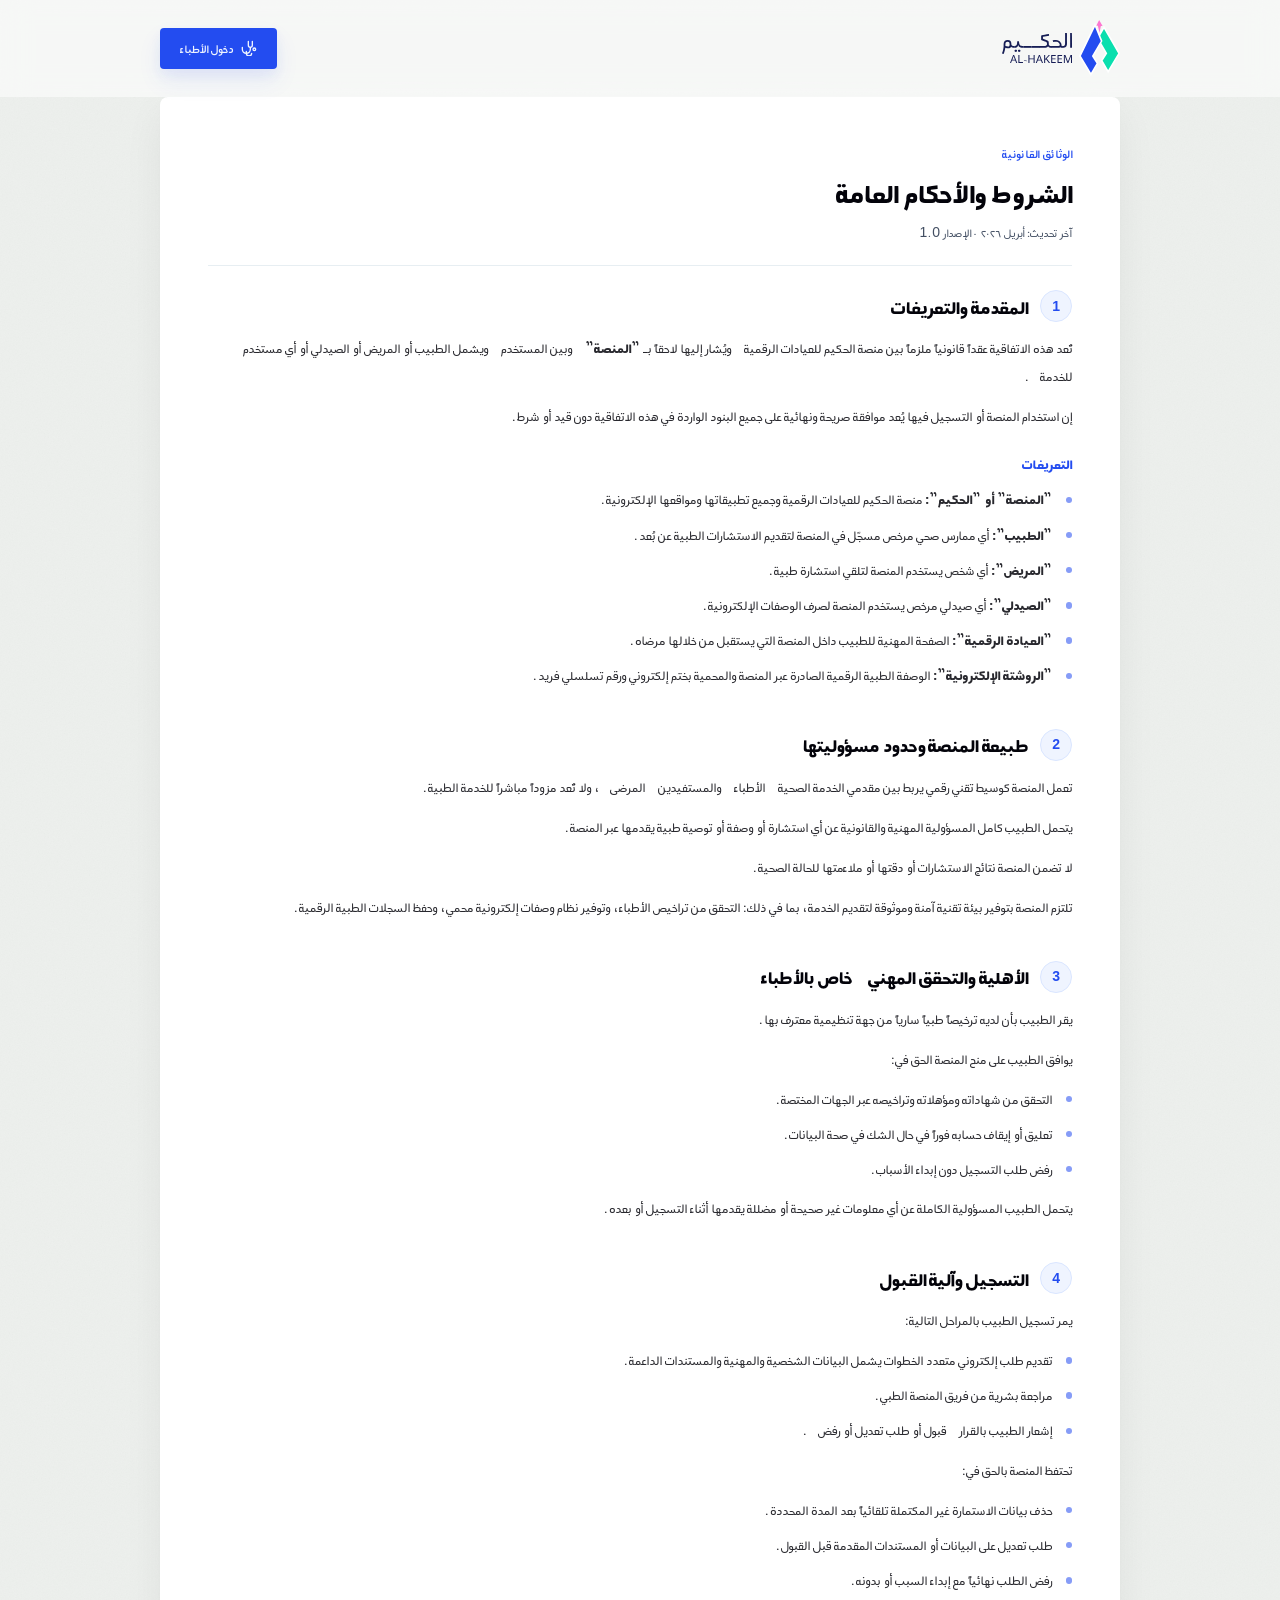
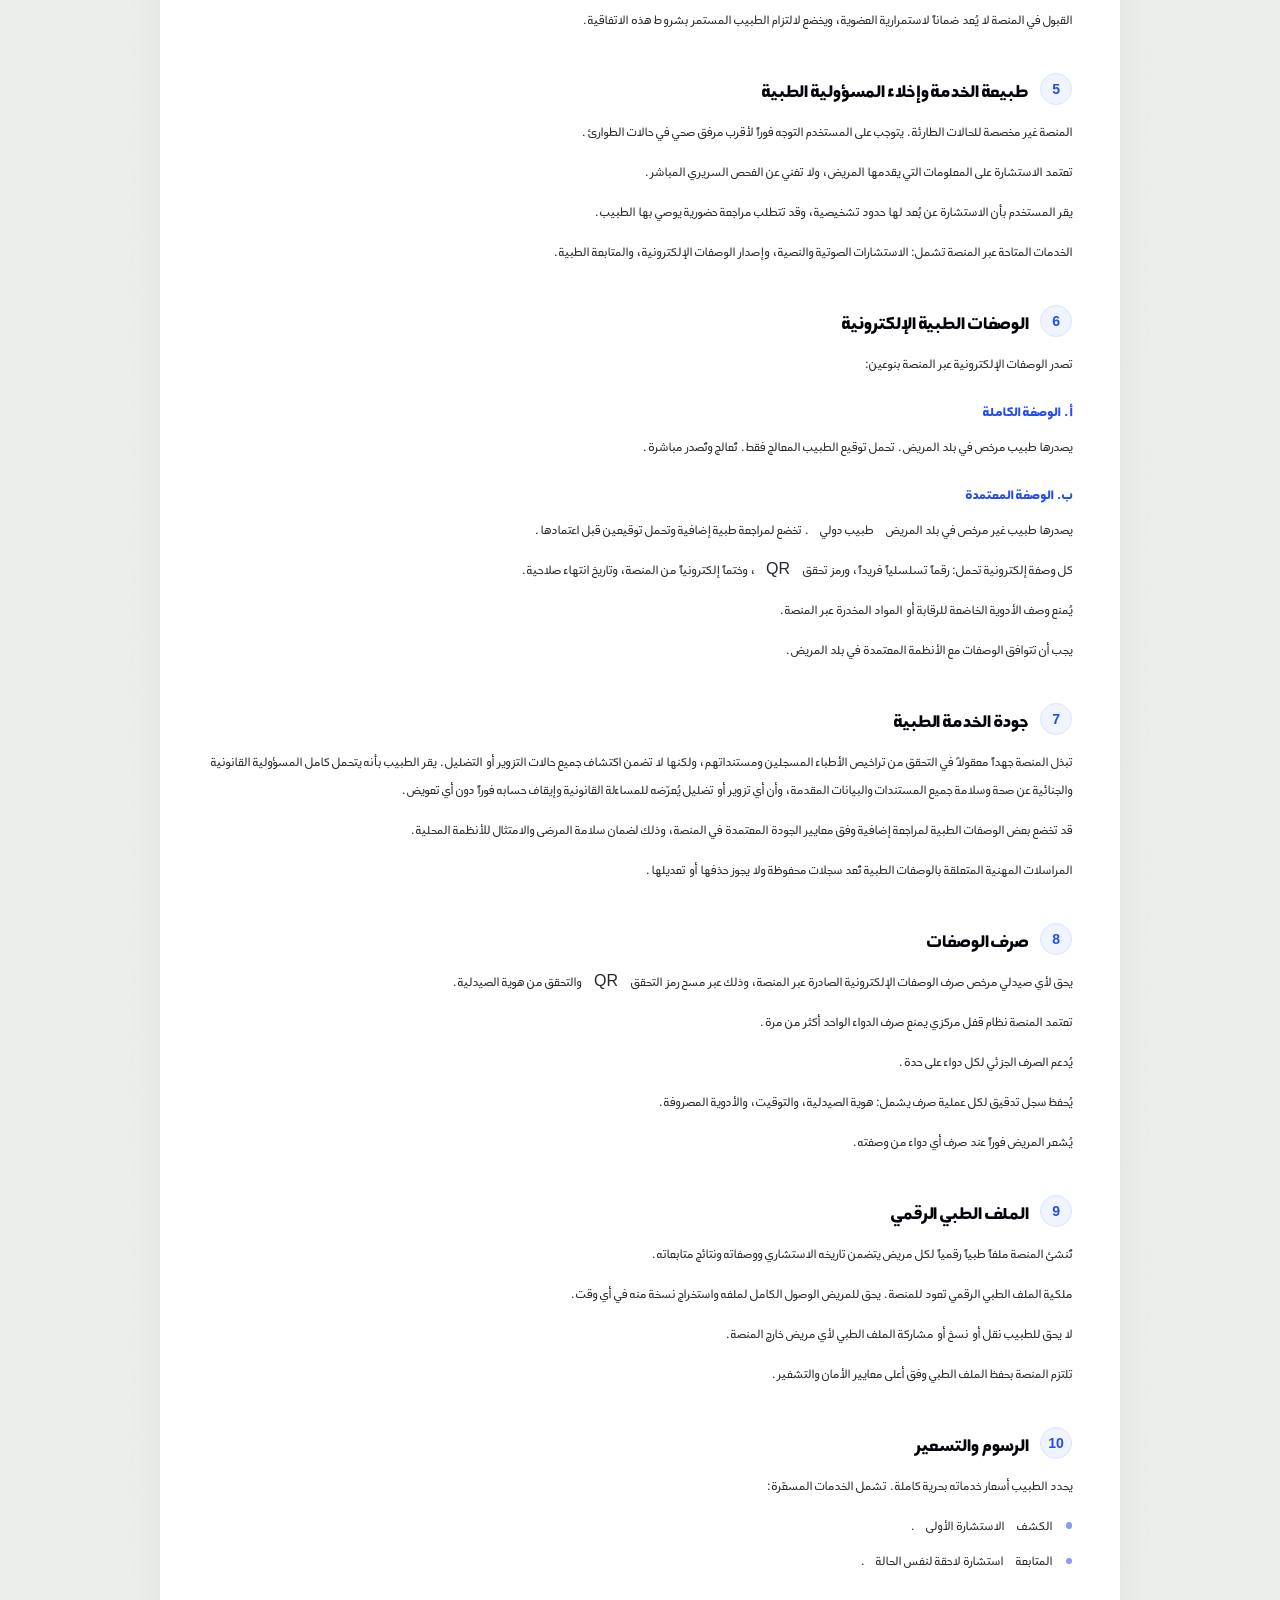
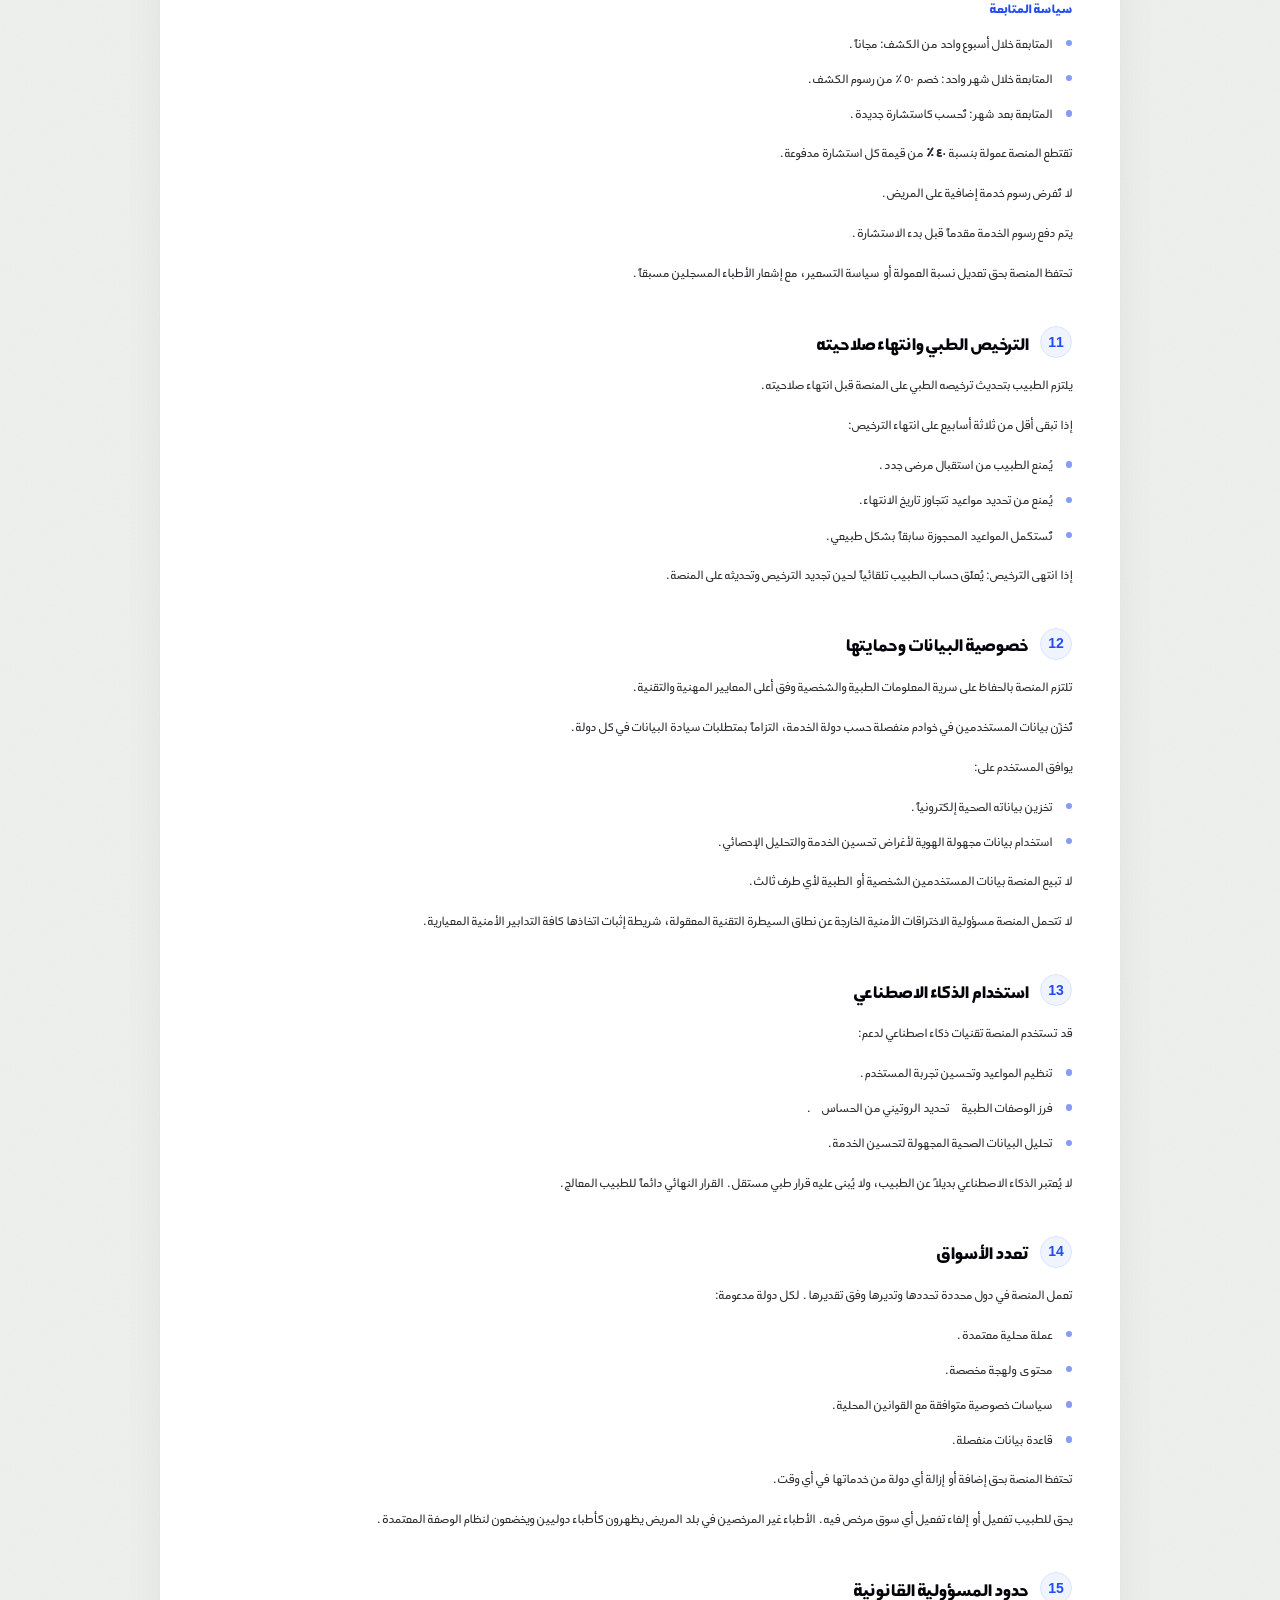
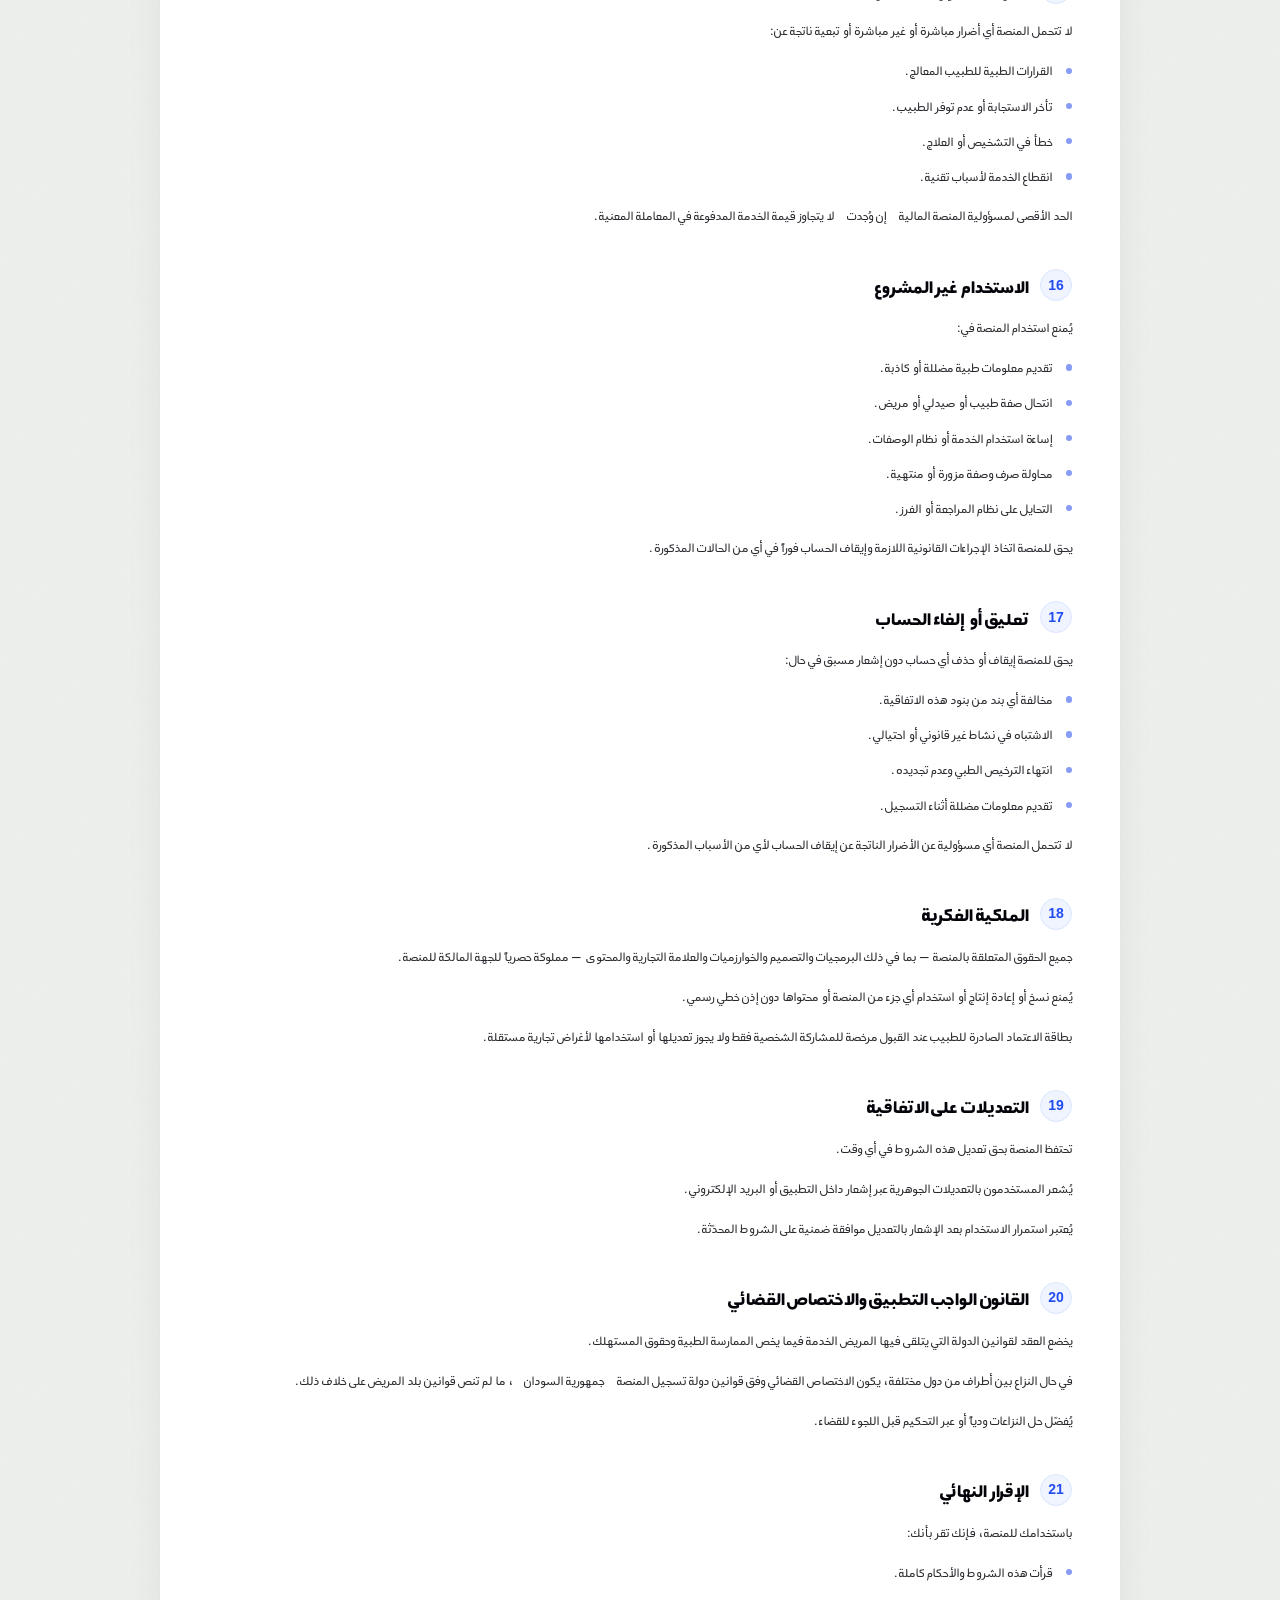
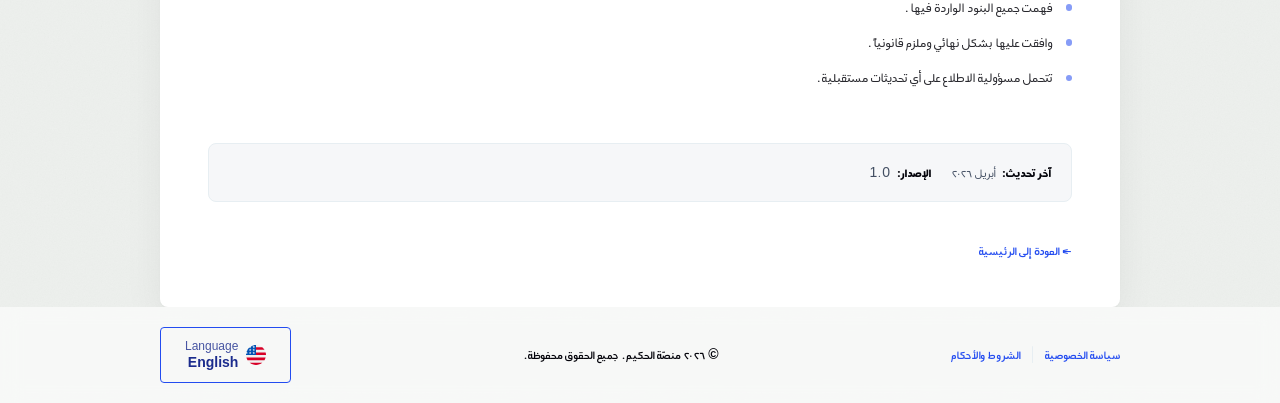
<file: terms.html>
<!DOCTYPE html>
<html lang="ar" dir="rtl">
  <head>
    <meta charset="UTF-8" />
    <meta name="viewport" content="width=device-width, initial-scale=1, viewport-fit=cover" />
    <meta name="theme-color" content="#234cf0" />
    <title data-i18n="terms.title">الشروط والأحكام — الحكيم</title>
    <link rel="icon" type="image/svg+xml" href="assets/images/logo.svg" />
    <link rel="stylesheet" href="assets/css/styles.css" />
  </head>
  <body>
    <header class="site-header" data-scroll-elevate>
      <a href="index.html" class="site-header__logo" aria-label="Al-Hakeem">
        <img src="assets/images/logo.svg" alt="" class="site-header__logo-icon" width="41" height="56" />
        <span class="site-header__logo-text">
          <img src="assets/images/header-text-ar.svg" data-i18n="header.logoAlt" data-i18n-attr="alt" alt="الحكيم" class="site-header__logo-text-ar" width="70" height="21" />
          <img src="assets/images/header-text-en.svg" alt="AL-HAKEEM" class="site-header__logo-text-en" width="62" height="8" />
        </span>
      </a>

      <div class="site-header__actions">
        <a class="header-login" href="https://platform.alhakeem.app/">
          <svg class="header-login__icon" viewBox="0 0 24 24" fill="none" stroke="currentColor" stroke-width="2" stroke-linecap="round" stroke-linejoin="round" aria-hidden="true"><path d="M11 2v6a3 3 0 0 0 6 0V2"/><path d="M14 11v3a6 6 0 0 1-12 0v-3"/><circle cx="20" cy="14" r="2"/><path d="M8 17v3a4 4 0 0 0 8 0"/></svg>
          <span class="header-login__label" data-i18n="header.doctorLogin">دخول الأطباء</span>
        </a>
      </div>
    </header>

    <main class="site-main">
      <article class="policy policy--wide">
        <header class="policy__header">
          <p class="policy__eyebrow" data-i18n="terms.eyebrow">الوثائق القانونية</p>
          <h1 class="policy__title" data-i18n="terms.title">الشروط والأحكام العامة</h1>
          <p class="policy__updated" data-i18n="terms.updated">آخر تحديث: أبريل ٢٠٢٦ · الإصدار 1.0</p>
        </header>

        <div class="policy__content">
          <!-- ============== ARABIC ============== -->
          <div class="policy__lang policy__lang--ar" lang="ar" dir="rtl">
            <section class="policy__section">
              <h2 class="policy__section-title">المقدمة والتعريفات</h2>
              <p>تُعد هذه الاتفاقية عقداً قانونياً ملزماً بين منصة الحكيم للعيادات الرقمية (ويُشار إليها لاحقاً بـ <strong>"المنصة"</strong>) وبين المستخدم (ويشمل الطبيب أو المريض أو الصيدلي أو أي مستخدم للخدمة).</p>
              <p>إن استخدام المنصة أو التسجيل فيها يُعد موافقة صريحة ونهائية على جميع البنود الواردة في هذه الاتفاقية دون قيد أو شرط.</p>
              <h3>التعريفات</h3>
              <ul>
                <li><strong>"المنصة" أو "الحكيم":</strong> منصة الحكيم للعيادات الرقمية وجميع تطبيقاتها ومواقعها الإلكترونية.</li>
                <li><strong>"الطبيب":</strong> أي ممارس صحي مرخص مسجّل في المنصة لتقديم الاستشارات الطبية عن بُعد.</li>
                <li><strong>"المريض":</strong> أي شخص يستخدم المنصة لتلقي استشارة طبية.</li>
                <li><strong>"الصيدلي":</strong> أي صيدلي مرخص يستخدم المنصة لصرف الوصفات الإلكترونية.</li>
                <li><strong>"العيادة الرقمية":</strong> الصفحة المهنية للطبيب داخل المنصة التي يستقبل من خلالها مرضاه.</li>
                <li><strong>"الروشتة الإلكترونية":</strong> الوصفة الطبية الرقمية الصادرة عبر المنصة والمحمية بختم إلكتروني ورقم تسلسلي فريد.</li>
              </ul>
            </section>

            <section class="policy__section">
              <h2 class="policy__section-title">طبيعة المنصة وحدود مسؤوليتها</h2>
              <p>تعمل المنصة كوسيط تقني رقمي يربط بين مقدمي الخدمة الصحية (الأطباء) والمستفيدين (المرضى)، ولا تُعد مزوداً مباشراً للخدمة الطبية.</p>
              <p>يتحمل الطبيب كامل المسؤولية المهنية والقانونية عن أي استشارة أو وصفة أو توصية طبية يقدمها عبر المنصة.</p>
              <p>لا تضمن المنصة نتائج الاستشارات أو دقتها أو ملاءمتها للحالة الصحية.</p>
              <p>تلتزم المنصة بتوفير بيئة تقنية آمنة وموثوقة لتقديم الخدمة، بما في ذلك: التحقق من تراخيص الأطباء، وتوفير نظام وصفات إلكترونية محمي، وحفظ السجلات الطبية الرقمية.</p>
            </section>

            <section class="policy__section">
              <h2 class="policy__section-title">الأهلية والتحقق المهني (خاص بالأطباء)</h2>
              <p>يقر الطبيب بأن لديه ترخيصاً طبياً سارياً من جهة تنظيمية معترف بها.</p>
              <p>يوافق الطبيب على منح المنصة الحق في:</p>
              <ul>
                <li>التحقق من شهاداته ومؤهلاته وتراخيصه عبر الجهات المختصة.</li>
                <li>تعليق أو إيقاف حسابه فوراً في حال الشك في صحة البيانات.</li>
                <li>رفض طلب التسجيل دون إبداء الأسباب.</li>
              </ul>
              <p>يتحمل الطبيب المسؤولية الكاملة عن أي معلومات غير صحيحة أو مضللة يقدمها أثناء التسجيل أو بعده.</p>
            </section>

            <section class="policy__section">
              <h2 class="policy__section-title">التسجيل وآلية القبول</h2>
              <p>يمر تسجيل الطبيب بالمراحل التالية:</p>
              <ul>
                <li>تقديم طلب إلكتروني متعدد الخطوات يشمل البيانات الشخصية والمهنية والمستندات الداعمة.</li>
                <li>مراجعة بشرية من فريق المنصة الطبي.</li>
                <li>إشعار الطبيب بالقرار (قبول أو طلب تعديل أو رفض).</li>
              </ul>
              <p>تحتفظ المنصة بالحق في:</p>
              <ul>
                <li>حذف بيانات الاستمارة غير المكتملة تلقائياً بعد المدة المحددة.</li>
                <li>طلب تعديل على البيانات أو المستندات المقدمة قبل القبول.</li>
                <li>رفض الطلب نهائياً مع إبداء السبب أو بدونه.</li>
              </ul>
              <p>القبول في المنصة لا يُعد ضماناً لاستمرارية العضوية، ويخضع لالتزام الطبيب المستمر بشروط هذه الاتفاقية.</p>
            </section>

            <section class="policy__section">
              <h2 class="policy__section-title">طبيعة الخدمة وإخلاء المسؤولية الطبية</h2>
              <p>المنصة غير مخصصة للحالات الطارئة. يتوجب على المستخدم التوجه فوراً لأقرب مرفق صحي في حالات الطوارئ.</p>
              <p>تعتمد الاستشارة على المعلومات التي يقدمها المريض، ولا تغني عن الفحص السريري المباشر.</p>
              <p>يقر المستخدم بأن الاستشارة عن بُعد لها حدود تشخيصية، وقد تتطلب مراجعة حضورية يوصي بها الطبيب.</p>
              <p>الخدمات المتاحة عبر المنصة تشمل: الاستشارات الصوتية والنصية، وإصدار الوصفات الإلكترونية، والمتابعة الطبية.</p>
            </section>

            <section class="policy__section">
              <h2 class="policy__section-title">الوصفات الطبية الإلكترونية</h2>
              <p>تصدر الوصفات الإلكترونية عبر المنصة بنوعين:</p>
              <h3>أ. الوصفة الكاملة</h3>
              <p>يصدرها طبيب مرخص في بلد المريض. تحمل توقيع الطبيب المعالج فقط. تُعالج وتُصدر مباشرة.</p>
              <h3>ب. الوصفة المعتمدة</h3>
              <p>يصدرها طبيب غير مرخص في بلد المريض (طبيب دولي). تخضع لمراجعة طبية إضافية وتحمل توقيعين قبل اعتمادها.</p>
              <p>كل وصفة إلكترونية تحمل: رقماً تسلسلياً فريداً، ورمز تحقق (QR)، وختماً إلكترونياً من المنصة، وتاريخ انتهاء صلاحية.</p>
              <p>يُمنع وصف الأدوية الخاضعة للرقابة أو المواد المخدرة عبر المنصة.</p>
              <p>يجب أن تتوافق الوصفات مع الأنظمة المعتمدة في بلد المريض.</p>
            </section>

            <section class="policy__section">
              <h2 class="policy__section-title">جودة الخدمة الطبية</h2>
              <p>تبذل المنصة جهداً معقولاً في التحقق من تراخيص الأطباء المسجلين ومستنداتهم، ولكنها لا تضمن اكتشاف جميع حالات التزوير أو التضليل. يقر الطبيب بأنه يتحمل كامل المسؤولية القانونية والجنائية عن صحة وسلامة جميع المستندات والبيانات المقدمة، وأن أي تزوير أو تضليل يُعرّضه للمساءلة القانونية وإيقاف حسابه فوراً دون أي تعويض.</p>
              <p>قد تخضع بعض الوصفات الطبية لمراجعة إضافية وفق معايير الجودة المعتمدة في المنصة، وذلك لضمان سلامة المرضى والامتثال للأنظمة المحلية.</p>
              <p>المراسلات المهنية المتعلقة بالوصفات الطبية تُعد سجلات محفوظة ولا يجوز حذفها أو تعديلها.</p>
            </section>

            <section class="policy__section">
              <h2 class="policy__section-title">صرف الوصفات</h2>
              <p>يحق لأي صيدلي مرخص صرف الوصفات الإلكترونية الصادرة عبر المنصة، وذلك عبر مسح رمز التحقق (QR) والتحقق من هوية الصيدلية.</p>
              <p>تعتمد المنصة نظام قفل مركزي يمنع صرف الدواء الواحد أكثر من مرة.</p>
              <p>يُدعم الصرف الجزئي لكل دواء على حدة.</p>
              <p>يُحفظ سجل تدقيق لكل عملية صرف يشمل: هوية الصيدلية، والتوقيت، والأدوية المصروفة.</p>
              <p>يُشعر المريض فوراً عند صرف أي دواء من وصفته.</p>
            </section>

            <section class="policy__section">
              <h2 class="policy__section-title">الملف الطبي الرقمي</h2>
              <p>تُنشئ المنصة ملفاً طبياً رقمياً لكل مريض يتضمن تاريخه الاستشاري ووصفاته ونتائج متابعاته.</p>
              <p>ملكية الملف الطبي الرقمي تعود للمنصة. يحق للمريض الوصول الكامل لملفه واستخراج نسخة منه في أي وقت.</p>
              <p>لا يحق للطبيب نقل أو نسخ أو مشاركة الملف الطبي لأي مريض خارج المنصة.</p>
              <p>تلتزم المنصة بحفظ الملف الطبي وفق أعلى معايير الأمان والتشفير.</p>
            </section>

            <section class="policy__section">
              <h2 class="policy__section-title">الرسوم والتسعير</h2>
              <p>يحدد الطبيب أسعار خدماته بحرية كاملة. تشمل الخدمات المسعّرة:</p>
              <ul>
                <li>الكشف (الاستشارة الأولى).</li>
                <li>المتابعة (استشارة لاحقة لنفس الحالة).</li>
              </ul>
              <h3>سياسة المتابعة</h3>
              <ul>
                <li>المتابعة خلال أسبوع واحد من الكشف: مجاناً.</li>
                <li>المتابعة خلال شهر واحد: خصم ٥٠٪ من رسوم الكشف.</li>
                <li>المتابعة بعد شهر: تُحسب كاستشارة جديدة.</li>
              </ul>
              <p>تقتطع المنصة عمولة بنسبة <strong>٤٠٪</strong> من قيمة كل استشارة مدفوعة.</p>
              <p>لا تُفرض رسوم خدمة إضافية على المريض.</p>
              <p>يتم دفع رسوم الخدمة مقدماً قبل بدء الاستشارة.</p>
              <p>تحتفظ المنصة بحق تعديل نسبة العمولة أو سياسة التسعير، مع إشعار الأطباء المسجلين مسبقاً.</p>
            </section>

            <section class="policy__section">
              <h2 class="policy__section-title">الترخيص الطبي وانتهاء صلاحيته</h2>
              <p>يلتزم الطبيب بتحديث ترخيصه الطبي على المنصة قبل انتهاء صلاحيته.</p>
              <p>إذا تبقى أقل من ثلاثة أسابيع على انتهاء الترخيص:</p>
              <ul>
                <li>يُمنع الطبيب من استقبال مرضى جدد.</li>
                <li>يُمنع من تحديد مواعيد تتجاوز تاريخ الانتهاء.</li>
                <li>تُستكمل المواعيد المحجوزة سابقاً بشكل طبيعي.</li>
              </ul>
              <p>إذا انتهى الترخيص: يُعلّق حساب الطبيب تلقائياً لحين تجديد الترخيص وتحديثه على المنصة.</p>
            </section>

            <section class="policy__section">
              <h2 class="policy__section-title">خصوصية البيانات وحمايتها</h2>
              <p>تلتزم المنصة بالحفاظ على سرية المعلومات الطبية والشخصية وفق أعلى المعايير المهنية والتقنية.</p>
              <p>تُخزّن بيانات المستخدمين في خوادم منفصلة حسب دولة الخدمة، التزاماً بمتطلبات سيادة البيانات في كل دولة.</p>
              <p>يوافق المستخدم على:</p>
              <ul>
                <li>تخزين بياناته الصحية إلكترونياً.</li>
                <li>استخدام بيانات مجهولة الهوية لأغراض تحسين الخدمة والتحليل الإحصائي.</li>
              </ul>
              <p>لا تبيع المنصة بيانات المستخدمين الشخصية أو الطبية لأي طرف ثالث.</p>
              <p>لا تتحمل المنصة مسؤولية الاختراقات الأمنية الخارجة عن نطاق السيطرة التقنية المعقولة، شريطة إثبات اتخاذها كافة التدابير الأمنية المعيارية.</p>
            </section>

            <section class="policy__section">
              <h2 class="policy__section-title">استخدام الذكاء الاصطناعي</h2>
              <p>قد تستخدم المنصة تقنيات ذكاء اصطناعي لدعم:</p>
              <ul>
                <li>تنظيم المواعيد وتحسين تجربة المستخدم.</li>
                <li>فرز الوصفات الطبية (تحديد الروتيني من الحساس).</li>
                <li>تحليل البيانات الصحية المجهولة لتحسين الخدمة.</li>
              </ul>
              <p>لا يُعتبر الذكاء الاصطناعي بديلاً عن الطبيب، ولا يُبنى عليه قرار طبي مستقل. القرار النهائي دائماً للطبيب المعالج.</p>
            </section>

            <section class="policy__section">
              <h2 class="policy__section-title">تعدد الأسواق</h2>
              <p>تعمل المنصة في دول محددة تحددها وتديرها وفق تقديرها. لكل دولة مدعومة:</p>
              <ul>
                <li>عملة محلية معتمدة.</li>
                <li>محتوى ولهجة مخصصة.</li>
                <li>سياسات خصوصية متوافقة مع القوانين المحلية.</li>
                <li>قاعدة بيانات منفصلة.</li>
              </ul>
              <p>تحتفظ المنصة بحق إضافة أو إزالة أي دولة من خدماتها في أي وقت.</p>
              <p>يحق للطبيب تفعيل أو إلغاء تفعيل أي سوق مرخص فيه. الأطباء غير المرخصين في بلد المريض يظهرون كأطباء دوليين ويخضعون لنظام الوصفة المعتمدة.</p>
            </section>

            <section class="policy__section">
              <h2 class="policy__section-title">حدود المسؤولية القانونية</h2>
              <p>لا تتحمل المنصة أي أضرار مباشرة أو غير مباشرة أو تبعية ناتجة عن:</p>
              <ul>
                <li>القرارات الطبية للطبيب المعالج.</li>
                <li>تأخر الاستجابة أو عدم توفر الطبيب.</li>
                <li>خطأ في التشخيص أو العلاج.</li>
                <li>انقطاع الخدمة لأسباب تقنية.</li>
              </ul>
              <p>الحد الأقصى لمسؤولية المنصة المالية (إن وُجدت) لا يتجاوز قيمة الخدمة المدفوعة في المعاملة المعنية.</p>
            </section>

            <section class="policy__section">
              <h2 class="policy__section-title">الاستخدام غير المشروع</h2>
              <p>يُمنع استخدام المنصة في:</p>
              <ul>
                <li>تقديم معلومات طبية مضللة أو كاذبة.</li>
                <li>انتحال صفة طبيب أو صيدلي أو مريض.</li>
                <li>إساءة استخدام الخدمة أو نظام الوصفات.</li>
                <li>محاولة صرف وصفة مزورة أو منتهية.</li>
                <li>التحايل على نظام المراجعة أو الفرز.</li>
              </ul>
              <p>يحق للمنصة اتخاذ الإجراءات القانونية اللازمة وإيقاف الحساب فوراً في أي من الحالات المذكورة.</p>
            </section>

            <section class="policy__section">
              <h2 class="policy__section-title">تعليق أو إلغاء الحساب</h2>
              <p>يحق للمنصة إيقاف أو حذف أي حساب دون إشعار مسبق في حال:</p>
              <ul>
                <li>مخالفة أي بند من بنود هذه الاتفاقية.</li>
                <li>الاشتباه في نشاط غير قانوني أو احتيالي.</li>
                <li>انتهاء الترخيص الطبي وعدم تجديده.</li>
                <li>تقديم معلومات مضللة أثناء التسجيل.</li>
              </ul>
              <p>لا تتحمل المنصة أي مسؤولية عن الأضرار الناتجة عن إيقاف الحساب لأي من الأسباب المذكورة.</p>
            </section>

            <section class="policy__section">
              <h2 class="policy__section-title">الملكية الفكرية</h2>
              <p>جميع الحقوق المتعلقة بالمنصة — بما في ذلك البرمجيات والتصميم والخوارزميات والعلامة التجارية والمحتوى — مملوكة حصرياً للجهة المالكة للمنصة.</p>
              <p>يُمنع نسخ أو إعادة إنتاج أو استخدام أي جزء من المنصة أو محتواها دون إذن خطي رسمي.</p>
              <p>بطاقة الاعتماد الصادرة للطبيب عند القبول مرخصة للمشاركة الشخصية فقط ولا يجوز تعديلها أو استخدامها لأغراض تجارية مستقلة.</p>
            </section>

            <section class="policy__section">
              <h2 class="policy__section-title">التعديلات على الاتفاقية</h2>
              <p>تحتفظ المنصة بحق تعديل هذه الشروط في أي وقت.</p>
              <p>يُشعر المستخدمون بالتعديلات الجوهرية عبر إشعار داخل التطبيق أو البريد الإلكتروني.</p>
              <p>يُعتبر استمرار الاستخدام بعد الإشعار بالتعديل موافقة ضمنية على الشروط المحدّثة.</p>
            </section>

            <section class="policy__section">
              <h2 class="policy__section-title">القانون الواجب التطبيق والاختصاص القضائي</h2>
              <p>يخضع العقد لقوانين الدولة التي يتلقى فيها المريض الخدمة فيما يخص الممارسة الطبية وحقوق المستهلك.</p>
              <p>في حال النزاع بين أطراف من دول مختلفة، يكون الاختصاص القضائي وفق قوانين دولة تسجيل المنصة (جمهورية السودان)، ما لم تنص قوانين بلد المريض على خلاف ذلك.</p>
              <p>يُفضّل حل النزاعات ودياً أو عبر التحكيم قبل اللجوء للقضاء.</p>
            </section>

            <section class="policy__section">
              <h2 class="policy__section-title">الإقرار النهائي</h2>
              <p>باستخدامك للمنصة، فإنك تقر بأنك:</p>
              <ul>
                <li>قرأت هذه الشروط والأحكام كاملة.</li>
                <li>فهمت جميع البنود الواردة فيها.</li>
                <li>وافقت عليها بشكل نهائي وملزم قانونياً.</li>
                <li>تتحمل مسؤولية الاطلاع على أي تحديثات مستقبلية.</li>
              </ul>
            </section>

            <div class="policy__meta">
              <span><strong>آخر تحديث:</strong> أبريل ٢٠٢٦</span>
              <span><strong>الإصدار:</strong> 1.0</span>
            </div>

            <a href="index.html" class="policy__back" data-i18n="terms.back">← العودة إلى الرئيسية</a>
          </div>

          <!-- ============== ENGLISH ============== -->
          <div class="policy__lang policy__lang--en" lang="en" dir="ltr">
            <section class="policy__section">
              <h2 class="policy__section-title">Introduction & Definitions</h2>
              <p>This agreement constitutes a binding legal contract between Al-Hakeem Digital Clinics Platform (referred to hereafter as the <strong>"Platform"</strong>) and the user (including the doctor, patient, pharmacist, or any user of the service).</p>
              <p>Use of the Platform or registration in it constitutes explicit and final acceptance of all the provisions of this agreement, without reservation or condition.</p>
              <h3>Definitions</h3>
              <ul>
                <li><strong>"Platform" or "Al-Hakeem":</strong> Al-Hakeem Digital Clinics Platform and all its applications and websites.</li>
                <li><strong>"Doctor":</strong> Any licensed health practitioner registered on the Platform to provide remote medical consultations.</li>
                <li><strong>"Patient":</strong> Any person who uses the Platform to receive a medical consultation.</li>
                <li><strong>"Pharmacist":</strong> Any licensed pharmacist who uses the Platform to dispense electronic prescriptions.</li>
                <li><strong>"Digital Clinic":</strong> The doctor's professional page within the Platform through which they receive their patients.</li>
                <li><strong>"Electronic Prescription":</strong> The digital medical prescription issued through the Platform, protected by an electronic seal and a unique serial number.</li>
              </ul>
            </section>

            <section class="policy__section">
              <h2 class="policy__section-title">Nature of the Platform & Limits of Liability</h2>
              <p>The Platform operates as a digital technology intermediary linking healthcare providers (doctors) with beneficiaries (patients), and is not considered a direct provider of medical services.</p>
              <p>The doctor bears full professional and legal responsibility for any consultation, prescription, or medical recommendation they provide through the Platform.</p>
              <p>The Platform does not guarantee the outcomes of consultations, their accuracy, or their suitability to any health condition.</p>
              <p>The Platform commits to providing a secure and reliable technological environment for delivering the service, including: verification of doctors' licenses, providing a secured electronic prescription system, and storage of digital medical records.</p>
            </section>

            <section class="policy__section">
              <h2 class="policy__section-title">Eligibility & Professional Verification (Doctors)</h2>
              <p>The doctor acknowledges they hold a valid medical license from a recognized regulatory authority.</p>
              <p>The doctor agrees to grant the Platform the right to:</p>
              <ul>
                <li>Verify their certificates, qualifications, and licenses through the relevant authorities.</li>
                <li>Suspend or close their account immediately if there is any doubt about the validity of the data.</li>
                <li>Reject the registration request without giving reasons.</li>
              </ul>
              <p>The doctor bears full responsibility for any incorrect or misleading information provided during registration or thereafter.</p>
            </section>

            <section class="policy__section">
              <h2 class="policy__section-title">Registration & Acceptance Process</h2>
              <p>A doctor's registration goes through the following stages:</p>
              <ul>
                <li>Submission of a multi-step electronic application including personal details, professional details, and supporting documents.</li>
                <li>Human review by the Platform's medical team.</li>
                <li>Notification of the doctor of the decision (acceptance, request for amendment, or rejection).</li>
              </ul>
              <p>The Platform retains the right to:</p>
              <ul>
                <li>Automatically delete data of incomplete forms after the specified period.</li>
                <li>Request amendments to the data or documents submitted before acceptance.</li>
                <li>Permanently reject the request, with or without giving reasons.</li>
              </ul>
              <p>Acceptance into the Platform does not guarantee continued membership, and is subject to the doctor's continuous compliance with the terms of this agreement.</p>
            </section>

            <section class="policy__section">
              <h2 class="policy__section-title">Nature of Service & Medical Disclaimer</h2>
              <p>The Platform is not designed for emergency cases. The user must immediately go to the nearest health facility in case of emergencies.</p>
              <p>The consultation depends on the information provided by the patient and is not a substitute for direct clinical examination.</p>
              <p>The user acknowledges that remote consultations have diagnostic limitations, and may require an in-person visit recommended by the doctor.</p>
              <p>Services available through the Platform include: voice and text consultations, issuing electronic prescriptions, and medical follow-up.</p>
            </section>

            <section class="policy__section">
              <h2 class="policy__section-title">Electronic Prescriptions</h2>
              <p>Electronic prescriptions issued through the Platform are of two types:</p>
              <h3>A. Full Prescription</h3>
              <p>Issued by a doctor licensed in the patient's country. Bears only the treating doctor's signature. Processed and issued directly.</p>
              <h3>B. Endorsed Prescription</h3>
              <p>Issued by a doctor not licensed in the patient's country (an international doctor). Subject to additional medical review and bears two signatures before approval.</p>
              <p>Each electronic prescription includes: a unique serial number, a verification QR code, an electronic seal from the Platform, and an expiration date.</p>
              <p>The prescribing of controlled substances or narcotics is prohibited through the Platform.</p>
              <p>Prescriptions must comply with the regulations approved in the patient's country.</p>
            </section>

            <section class="policy__section">
              <h2 class="policy__section-title">Quality of Medical Service</h2>
              <p>The Platform makes reasonable effort to verify the licenses and documents of registered doctors, but does not guarantee detection of all cases of forgery or misrepresentation. The doctor acknowledges that they bear full legal and criminal responsibility for the validity and integrity of all documents and data provided, and that any forgery or misrepresentation exposes them to legal accountability and immediate suspension of their account without compensation.</p>
              <p>Some medical prescriptions may be subject to additional review per the Platform's approved quality standards, to ensure patient safety and compliance with local regulations.</p>
              <p>Professional correspondence relating to medical prescriptions is considered preserved records and may not be deleted or modified.</p>
            </section>

            <section class="policy__section">
              <h2 class="policy__section-title">Dispensing Prescriptions</h2>
              <p>Any licensed pharmacist may dispense electronic prescriptions issued through the Platform, by scanning the verification QR code and verifying the pharmacy's identity.</p>
              <p>The Platform applies a central locking system that prevents the same medication from being dispensed more than once.</p>
              <p>Partial dispensing per medication is supported.</p>
              <p>An audit log is kept for each dispensing operation including: pharmacy identity, time, and medications dispensed.</p>
              <p>The patient is notified immediately when any medication from their prescription is dispensed.</p>
            </section>

            <section class="policy__section">
              <h2 class="policy__section-title">Digital Medical Record</h2>
              <p>The Platform creates a digital medical record for each patient containing their consultation history, prescriptions, and follow-up results.</p>
              <p>Ownership of the digital medical record belongs to the Platform. The patient has full access to their record and may extract a copy at any time.</p>
              <p>The doctor may not transfer, copy, or share any patient's medical record outside the Platform.</p>
              <p>The Platform commits to safeguarding the medical record according to the highest security and encryption standards.</p>
            </section>

            <section class="policy__section">
              <h2 class="policy__section-title">Fees & Pricing</h2>
              <p>The doctor sets their service prices freely. Priced services include:</p>
              <ul>
                <li>Initial consultation.</li>
                <li>Follow-up (subsequent consultation for the same case).</li>
              </ul>
              <h3>Follow-up policy</h3>
              <ul>
                <li>Follow-up within one week of the initial consultation: free.</li>
                <li>Follow-up within one month: 50% off the initial consultation fee.</li>
                <li>Follow-up after one month: counted as a new consultation.</li>
              </ul>
              <p>The Platform takes a commission of <strong>40%</strong> of the value of every paid consultation.</p>
              <p>No additional service fees are charged to the patient.</p>
              <p>Service fees are paid in advance, before the consultation begins.</p>
              <p>The Platform retains the right to modify the commission percentage or pricing policy, with prior notice to registered doctors.</p>
            </section>

            <section class="policy__section">
              <h2 class="policy__section-title">Medical License & Expiration</h2>
              <p>The doctor commits to updating their medical license on the Platform before its expiration.</p>
              <p>If less than three weeks remain until the license expires:</p>
              <ul>
                <li>The doctor is prevented from accepting new patients.</li>
                <li>The doctor is prevented from setting appointments past the expiration date.</li>
                <li>Previously booked appointments proceed normally.</li>
              </ul>
              <p>If the license expires: the doctor's account is automatically suspended until the license is renewed and updated on the Platform.</p>
            </section>

            <section class="policy__section">
              <h2 class="policy__section-title">Data Privacy & Protection</h2>
              <p>The Platform commits to maintaining the confidentiality of medical and personal information per the highest professional and technical standards.</p>
              <p>User data is stored on separate servers per country of service, in compliance with data sovereignty requirements in each country.</p>
              <p>The user agrees to:</p>
              <ul>
                <li>Electronic storage of their health data.</li>
                <li>Use of de-identified data for purposes of service improvement and statistical analysis.</li>
              </ul>
              <p>The Platform does not sell users' personal or medical data to any third party.</p>
              <p>The Platform is not liable for security breaches outside the scope of reasonable technical control, provided it can demonstrate that all standard security measures were taken.</p>
            </section>

            <section class="policy__section">
              <h2 class="policy__section-title">Use of Artificial Intelligence</h2>
              <p>The Platform may use AI technologies to support:</p>
              <ul>
                <li>Appointment scheduling and improving user experience.</li>
                <li>Triage of medical prescriptions (distinguishing routine from sensitive).</li>
                <li>Analysis of de-identified health data to improve service.</li>
              </ul>
              <p>AI is not considered a substitute for the doctor, and no independent medical decision is built upon it. The final decision is always with the treating doctor.</p>
            </section>

            <section class="policy__section">
              <h2 class="policy__section-title">Multi-Market Operation</h2>
              <p>The Platform operates in specific countries that it determines and manages at its discretion. For each supported country:</p>
              <ul>
                <li>An approved local currency.</li>
                <li>Customized content and dialect.</li>
                <li>Privacy policies compliant with local laws.</li>
                <li>A separate database.</li>
              </ul>
              <p>The Platform retains the right to add or remove any country from its services at any time.</p>
              <p>The doctor may activate or deactivate any market in which they are licensed. Doctors not licensed in the patient's country appear as international doctors and are subject to the Endorsed Prescription system.</p>
            </section>

            <section class="policy__section">
              <h2 class="policy__section-title">Limits of Legal Liability</h2>
              <p>The Platform is not liable for any direct, indirect, or consequential damages arising from:</p>
              <ul>
                <li>The medical decisions of the treating doctor.</li>
                <li>Delayed responses or unavailability of the doctor.</li>
                <li>Errors in diagnosis or treatment.</li>
                <li>Service interruptions for technical reasons.</li>
              </ul>
              <p>The Platform's maximum financial liability (if any) shall not exceed the value of the service paid in the relevant transaction.</p>
            </section>

            <section class="policy__section">
              <h2 class="policy__section-title">Unlawful Use</h2>
              <p>It is prohibited to use the Platform for:</p>
              <ul>
                <li>Providing misleading or false medical information.</li>
                <li>Impersonating a doctor, pharmacist, or patient.</li>
                <li>Misusing the service or the prescription system.</li>
                <li>Attempting to dispense a forged or expired prescription.</li>
                <li>Circumventing the review or triage system.</li>
              </ul>
              <p>The Platform reserves the right to take necessary legal action and immediately suspend the account in any of the cases mentioned.</p>
            </section>

            <section class="policy__section">
              <h2 class="policy__section-title">Account Suspension or Closure</h2>
              <p>The Platform may suspend or delete any account without prior notice in case of:</p>
              <ul>
                <li>Violation of any provision of this agreement.</li>
                <li>Suspicion of unlawful or fraudulent activity.</li>
                <li>Expiration of the medical license without renewal.</li>
                <li>Provision of misleading information during registration.</li>
              </ul>
              <p>The Platform bears no liability for damages arising from account suspension for any of the above reasons.</p>
            </section>

            <section class="policy__section">
              <h2 class="policy__section-title">Intellectual Property</h2>
              <p>All rights related to the Platform — including software, design, algorithms, trademark, and content — are exclusively owned by the Platform's owner.</p>
              <p>It is prohibited to copy, reproduce, or use any part of the Platform or its content without official written permission.</p>
              <p>The accreditation card issued to the doctor upon acceptance is licensed for personal sharing only and may not be modified or used for independent commercial purposes.</p>
            </section>

            <section class="policy__section">
              <h2 class="policy__section-title">Amendments to the Agreement</h2>
              <p>The Platform reserves the right to amend these terms at any time.</p>
              <p>Users are notified of substantive amendments through an in-app notification or email.</p>
              <p>Continued use after notification of an amendment is considered implicit acceptance of the updated terms.</p>
            </section>

            <section class="policy__section">
              <h2 class="policy__section-title">Governing Law & Jurisdiction</h2>
              <p>The contract is subject to the laws of the country where the patient receives the service with respect to medical practice and consumer rights.</p>
              <p>In the event of a dispute between parties from different countries, jurisdiction follows the laws of the Platform's country of registration (Republic of Sudan), unless the laws of the patient's country provide otherwise.</p>
              <p>It is preferred to resolve disputes amicably or through arbitration before resorting to litigation.</p>
            </section>

            <section class="policy__section">
              <h2 class="policy__section-title">Final Acknowledgment</h2>
              <p>By using the Platform, you acknowledge that you:</p>
              <ul>
                <li>Have read these terms and conditions in full.</li>
                <li>Understood all the provisions therein.</li>
                <li>Have accepted them in a final and legally binding manner.</li>
                <li>Bear responsibility for reviewing any future updates.</li>
              </ul>
            </section>

            <div class="policy__meta">
              <span><strong>Last updated:</strong> April 2026</span>
              <span><strong>Version:</strong> 1.0</span>
            </div>

            <a href="index.html" class="policy__back" data-i18n="terms.back">← Back to home</a>
          </div>
        </div>
      </article>
    </main>

    <footer class="site-footer">
      <div class="site-footer__links">
        <a href="privacy.html" class="site-footer__link" data-i18n="footer.privacy">سياسة الخصوصية</a>
        <span class="site-footer__divider" aria-hidden="true"></span>
        <a href="terms.html" class="site-footer__link" data-i18n="footer.terms">شروط الخدمة</a>
      </div>

      <span class="site-footer__copyright" data-i18n="footer.copyright">© 2026 الحكيم. جميع الحقوق محفوظة.</span>

      <button type="button" class="lang-btn" data-lang-toggle aria-label="Switch language">
        <img src="assets/icons/flag-us.svg" alt="English" class="lang-btn__flag" data-lang-flag width="20" height="20" />
        <span class="lang-btn__text">
          <span class="lang-btn__label" data-i18n="lang.switchToLabel">Language</span>
          <span class="lang-btn__name" data-i18n="lang.switchToName">English</span>
        </span>
      </button>
    </footer>

    <script src="assets/js/i18n.js"></script>
    <script src="assets/js/main.js"></script>
  </body>
</html>
</file>
<file: assets/css/styles.css>
@import url("./tokens.css");

/* ============================================================
   AL-HAKEEM — Global styles + page layout
   ============================================================ */

*,
*::before,
*::after {
  box-sizing: border-box;
}

html,
body {
  margin: 0;
  padding: 0;
  min-height: 100%;
}

html {
  scroll-behavior: smooth;
}

body {
  background-color: var(--bg-page);
  background-image: url("../images/bg-noise.svg");
  background-repeat: repeat;
  background-size: 25rem 25rem;
  font-family: var(--font-ar-family);
  font-weight: 400;
  color: var(--text-onPage-primary);
  text-align: start;
  line-height: var(--line-default);
  letter-spacing: var(--tracking-default);
  min-height: 100vh;
  display: flex;
  flex-direction: column;
}

a {
  color: var(--text-link);
  text-decoration: none;
}

button {
  font-family: inherit;
  cursor: pointer;
  border: none;
  background: none;
}

img,
svg {
  display: block;
  max-width: 100%;
}

/* ============================================================
   HEADER (sticky + scroll-elevated)
   ============================================================ */
.site-header {
  display: flex;
  width: 100%;
  align-items: center;
  justify-content: space-between;
  padding-block: var(--space-5);
  padding-inline: var(--layout-padding-inline);
  background-color: rgba(255, 255, 255, 0.55);
  -webkit-backdrop-filter: blur(0.875rem) saturate(160%);
  backdrop-filter: blur(0.875rem) saturate(160%);
  position: sticky;
  top: 0;
  z-index: var(--z-overlay);
  border-bottom: var(--stroke-1) solid transparent;
  transition: background-color 0.3s ease, border-color 0.3s ease,
    box-shadow 0.3s ease, padding 0.3s ease;
  animation: slideDown 0.5s cubic-bezier(0.16, 1, 0.3, 1) both;
}

.site-header.is-scrolled {
  background-color: rgba(255, 255, 255, 0.82);
  border-bottom-color: var(--border-divider);
  box-shadow: 0 0.25rem 1.25rem 0 rgba(7, 8, 10, 0.04);
  padding-block: var(--space-3);
}

.site-header__logo {
  display: flex;
  align-items: center;
  gap: 0.464rem;
  height: 3.5rem;
  flex-shrink: 0;
  text-decoration: none;
}

.site-header__logo-icon {
  width: 2.549rem;
  height: 3.5rem;
}

.site-header__logo-text {
  display: flex;
  flex-direction: column;
  align-items: flex-end;
  gap: 0.072rem;
  direction: ltr;
}

.site-header__logo-text-ar {
  width: 4.35rem;
  height: 1.31rem;
}

.site-header__logo-text-en {
  width: 3.879rem;
  height: 0.511rem;
}

.site-header__actions {
  display: flex;
  align-items: center;
  gap: var(--space-3);
  flex-shrink: 0;
}

/* Doctor sign-in — header primary button (matches design system Primary) */
.header-login {
  display: inline-flex;
  align-items: center;
  justify-content: center;
  gap: var(--space-2);
  padding: var(--space-3) var(--space-5);
  border: var(--stroke-none) solid transparent;
  border-radius: var(--radius-4);
  background-color: var(--btn-primary-bg);
  color: var(--btn-primary-text);
  font-family: inherit;
  font-size: var(--type-ar-14);
  font-weight: 600;
  line-height: var(--line-default);
  text-decoration: none;
  white-space: nowrap;
  box-shadow: var(--btn-primary-shadow);
  transition: background-color 0.2s ease, color 0.2s ease,
    box-shadow 0.2s ease, transform 0.15s ease;
}

@media (hover: hover) {
  .header-login:hover {
    background-color: var(--btn-primary-hover-bg);
    color: var(--btn-primary-hover-text);
    box-shadow: var(--btn-primary-shadow-hover);
    transform: translateY(-0.0625rem);
  }
}

.header-login:active {
  background-color: var(--btn-primary-pressed-bg);
  box-shadow: 0 0.0625rem 0.25rem 0 rgba(35, 76, 240, 0.1);
  transform: translateY(0.0625rem);
}

.header-login:focus-visible {
  outline: var(--stroke-2) solid var(--btn-primary-focus-border, var(--brand-primary));
  outline-offset: 0.1875rem;
}

.header-login__icon {
  width: 1rem;
  height: 1rem;
  flex-shrink: 0;
}

/* ---- Lang button ---- */
.lang-btn {
  display: inline-flex;
  align-items: center;
  justify-content: center;
  gap: var(--space-2);
  padding: var(--space-3) var(--space-6);
  border-radius: var(--radius-4);
  border: var(--stroke-1_5) solid var(--header-lang-border);
  background-color: transparent;
  flex-shrink: 0;
  transition: background-color 0.2s ease, box-shadow 0.2s ease,
    transform 0.15s ease;
}

@media (hover: hover) {
  .lang-btn:hover {
    background-color: var(--color-blue-50);
    box-shadow: 0 0.125rem 0.5rem 0 rgba(35, 76, 240, 0.08);
    transform: translateY(-0.0625rem);
  }
}

.lang-btn:active {
  background-color: var(--color-blue-100);
  transform: translateY(0.0625rem);
}

.lang-btn__flag {
  width: var(--icon-size-20);
  height: var(--icon-size-20);
  flex-shrink: 0;
}

.lang-btn__text {
  display: flex;
  flex-direction: column;
  align-items: flex-start;
  gap: var(--space-1);
}

.lang-btn__label {
  font-size: var(--type-ar-12);
  color: var(--header-lang-label);
  opacity: var(--opacity-80);
  font-weight: 400;
  line-height: 1;
}

.lang-btn__name {
  font-size: var(--type-ar-14);
  color: var(--header-lang-name);
  font-weight: 600;
  line-height: 1;
}

/* ============================================================
   MAIN
   ============================================================ */
.site-main {
  flex: 1;
  display: flex;
  flex-direction: column;
  align-items: center;
  padding-inline: var(--layout-padding-inline);
  position: relative;
  overflow: hidden;
}

/* ============================================================
   AURORA MESH BACKGROUND (animated)
   ============================================================ */
.bg-decor {
  position: absolute;
  inset: 0;
  pointer-events: none;
  overflow: hidden;
  z-index: 0;
  isolation: isolate;
}

.bg-decor::before,
.bg-decor::after {
  content: "";
  position: absolute;
  border-radius: 50%;
  filter: blur(7rem);
  will-change: transform;
}

.bg-decor::before {
  width: 38rem;
  height: 38rem;
  background: radial-gradient(circle at center, rgba(35, 76, 240, 0.35), transparent 70%);
  top: -10rem;
  inset-inline-start: -12rem;
  animation: aurora 22s ease-in-out infinite;
}

.bg-decor::after {
  width: 34rem;
  height: 34rem;
  background: radial-gradient(circle at center, rgba(0, 220, 171, 0.32), transparent 70%);
  top: 6rem;
  inset-inline-end: -10rem;
  animation: aurora 26s ease-in-out -8s infinite reverse;
}

.bg-aurora {
  position: absolute;
  inset: -10rem;
  background:
    radial-gradient(40rem 30rem at 70% 20%, rgba(54, 107, 251, 0.22), transparent 60%),
    radial-gradient(35rem 25rem at 30% 80%, rgba(0, 220, 171, 0.18), transparent 60%),
    radial-gradient(28rem 22rem at 80% 90%, rgba(247, 61, 181, 0.12), transparent 60%);
  animation: auroraDrift 30s ease-in-out infinite alternate;
  will-change: transform;
}

.bg-grain {
  position: absolute;
  inset: 0;
  background-image: url("../images/bg-noise.svg");
  background-size: 22rem 22rem;
  opacity: 0.18;
  mix-blend-mode: overlay;
  pointer-events: none;
}

/* Subtle dot-grid pattern for editorial polish */
.bg-dotgrid {
  position: absolute;
  inset: 0;
  background-image: radial-gradient(
    circle,
    rgba(7, 8, 10, 0.08) 1px,
    transparent 1px
  );
  background-size: 1.5rem 1.5rem;
  -webkit-mask-image: radial-gradient(
    ellipse 60% 60% at 50% 30%,
    rgba(0, 0, 0, 0.6),
    transparent 70%
  );
  mask-image: radial-gradient(
    ellipse 60% 60% at 50% 30%,
    rgba(0, 0, 0, 0.6),
    transparent 70%
  );
  pointer-events: none;
}

@keyframes aurora {
  0%, 100% { transform: translate(0, 0) scale(1); }
  50%      { transform: translate(2rem, -2rem) scale(1.08); }
}

@keyframes auroraDrift {
  0%   { transform: translate(0, 0) rotate(0deg); }
  100% { transform: translate(-3rem, 2rem) rotate(8deg); }
}

/* ============================================================
   HERO — split (text + app preview)
   ============================================================ */
.hero {
  display: grid;
  grid-template-columns: 1fr;
  align-items: center;
  gap: clamp(var(--space-7), 5vw, var(--space-11));
  max-width: 76rem;
  width: 100%;
  position: relative;
  z-index: 1;
  padding-block: clamp(var(--space-9), 7vw, var(--space-13));
}

@media (min-width: 64rem) {
  .hero {
    grid-template-columns: 1.1fr 1fr;
    gap: var(--space-12);
  }
}

.hero__copy {
  display: flex;
  flex-direction: column;
  align-items: flex-start;
  text-align: start;
  gap: var(--space-5);
  animation: fadeInUp 0.6s cubic-bezier(0.16, 1, 0.3, 1) 0.15s both;
}

@media (max-width: 64rem) {
  .hero__copy {
    align-items: center;
    text-align: center;
  }
}

.hero__badge {
  position: relative;
  display: inline-flex;
  align-items: center;
  gap: var(--space-2);
  padding: var(--space-2) var(--space-4);
  background-color: rgba(255, 255, 255, 0.7);
  -webkit-backdrop-filter: blur(0.5rem);
  backdrop-filter: blur(0.5rem);
  border: var(--stroke-1) solid var(--border-divider);
  border-radius: 999px;
  font-size: var(--type-ar-12);
  font-weight: 600;
  color: var(--text-onCard-primary);
  letter-spacing: 0.04em;
  text-transform: uppercase;
  box-shadow: 0 0.0625rem 0.125rem rgba(0, 0, 0, 0.03),
    0 0.5rem 1.5rem rgba(35, 76, 240, 0.06);
}

.hero__badge::before {
  content: "";
  width: 0.5rem;
  height: 0.5rem;
  border-radius: 50%;
  background-color: var(--color-green-500);
  box-shadow: 0 0 0 0.25rem rgba(0, 220, 171, 0.18);
  animation: pulseDot 2s ease-in-out infinite;
}

.hero__title {
  font-size: clamp(var(--type-ar-40), 7.5vw, 4.5rem);
  font-weight: 700;
  color: var(--text-onPage-primary);
  margin: 0;
  line-height: 1.05;
  letter-spacing: -0.025em;
  max-width: 40rem;
}

@media (min-width: 80rem) {
  .hero__title {
    font-size: 4.5rem;
  }
}

.hero__title-accent {
  background: linear-gradient(
    100deg,
    var(--brand-primary) 0%,
    var(--color-green-600) 50%,
    var(--brand-primary) 100%
  );
  background-size: 200% 100%;
  -webkit-background-clip: text;
  background-clip: text;
  -webkit-text-fill-color: transparent;
  color: transparent;
  animation: kineticShift 8s linear infinite;
}

@keyframes kineticShift {
  0%   { background-position: 0% 50%; }
  100% { background-position: 200% 50%; }
}

.hero__subtitle {
  font-size: clamp(var(--type-ar-16), 1.6vw, var(--type-ar-18));
  font-weight: 400;
  color: var(--text-onPage-secondary);
  opacity: var(--opacity-80);
  margin: 0;
  max-width: 34rem;
  line-height: var(--line-130);
}

.hero__actions {
  display: flex;
  align-items: stretch;
  justify-content: center;
  gap: var(--space-3);
  flex-wrap: wrap;
  width: 100%;
  max-width: 30rem;
  margin-top: var(--space-3);
}

/* ---- Notify form ---- */
.notify-form {
  display: flex;
  align-items: stretch;
  gap: var(--space-2);
  width: 100%;
  max-width: 28rem;
  background-color: var(--bg-card);
  padding: var(--space-2);
  border-radius: 999px;
  border: var(--stroke-1) solid var(--border-divider);
  box-shadow: 0 0.5rem 1.5rem 0 rgba(35, 76, 240, 0.08);
  transition: box-shadow 0.25s ease, border-color 0.25s ease,
    transform 0.2s ease;
}

.notify-form:focus-within {
  border-color: var(--brand-primary);
  box-shadow: 0 0 0 0.1875rem rgba(35, 76, 240, 0.1),
    0 0.75rem 2rem 0 rgba(35, 76, 240, 0.12);
  transform: translateY(-0.0625rem);
}

.notify-form__input {
  flex: 1;
  border: none;
  outline: none;
  background: transparent;
  padding: 0 var(--space-4);
  font-family: inherit;
  font-size: var(--type-ar-14);
  color: var(--color-blackHaze-950);
  min-width: 0;
}

.notify-form__input::placeholder {
  color: var(--color-blackHaze-500);
  opacity: var(--opacity-80);
}

.notify-form__btn {
  display: inline-flex;
  align-items: center;
  justify-content: center;
  gap: var(--space-2);
  padding: var(--space-3) var(--space-6);
  border-radius: 999px;
  background-color: var(--btn-primary-bg);
  color: var(--btn-primary-text);
  font-size: var(--type-ar-14);
  font-weight: 600;
  white-space: nowrap;
  transition: background-color 0.2s ease, transform 0.15s ease;
}

@media (hover: hover) {
  .notify-form__btn:hover {
    background-color: var(--btn-primary-hover-bg);
  }
}

.notify-form__btn:active {
  background-color: var(--btn-primary-pressed-bg);
  transform: scale(0.98);
}

.notify-form__msg {
  font-size: var(--type-ar-14);
  font-weight: 600;
  margin: 0;
  min-height: 1.25rem;
  transition: color 0.2s ease;
}

.notify-form__msg--success {
  color: var(--color-green-700);
}

.notify-form__msg--error {
  color: #c80849;
}

/* ---- Trust pill row ---- */
.trust-row {
  display: flex;
  align-items: center;
  justify-content: center;
  gap: var(--space-4) var(--space-6);
  flex-wrap: wrap;
  margin-top: var(--space-5);
  padding-top: var(--space-6);
  border-top: var(--stroke-1) dashed var(--border-divider);
  width: 100%;
}

.trust-pill {
  display: inline-flex;
  align-items: center;
  gap: var(--space-2);
  font-size: var(--type-ar-14);
  font-weight: 600;
  color: var(--color-blackHaze-700);
}

.trust-pill__icon {
  width: var(--icon-size-20);
  height: var(--icon-size-20);
  display: inline-flex;
  align-items: center;
  justify-content: center;
  border-radius: 50%;
  background-color: var(--color-blue-50);
  color: var(--brand-primary);
  flex-shrink: 0;
}

.trust-pill__icon svg {
  width: 0.875rem;
  height: 0.875rem;
}

.trust-pill--green .trust-pill__icon {
  background-color: var(--color-green-50);
  color: var(--color-green-700);
}

.trust-pill--pink .trust-pill__icon {
  background-color: var(--color-pink-50);
  color: var(--color-pink-600);
}

/* ============================================================
   FEATURES SECTION
   ============================================================ */
.features {
  width: 100%;
  max-width: 72rem;
  padding-block: clamp(var(--space-9), 6vw, var(--space-13));
  position: relative;
  z-index: 1;
}

.features__head {
  display: flex;
  flex-direction: column;
  align-items: center;
  text-align: center;
  gap: var(--space-3);
  margin-bottom: var(--space-9);
}

.features__eyebrow {
  font-size: var(--type-ar-14);
  font-weight: 600;
  color: var(--brand-primary);
  letter-spacing: 0.04em;
  text-transform: uppercase;
  margin: 0;
}

.features__title {
  font-size: clamp(var(--type-ar-24), 3.5vw, var(--type-ar-36));
  font-weight: 700;
  color: var(--text-onPage-primary);
  margin: 0;
  letter-spacing: -0.01em;
  max-width: 32rem;
}

.features__grid {
  display: grid;
  grid-template-columns: repeat(auto-fit, minmax(16rem, 1fr));
  gap: var(--space-5);
}

.features.reveal .feature-card {
  opacity: 0;
  transform: translateY(1rem);
  transition: opacity 0.6s cubic-bezier(0.16, 1, 0.3, 1),
    transform 0.6s cubic-bezier(0.16, 1, 0.3, 1);
}

.features.reveal.is-visible .feature-card { opacity: 1; transform: translateY(0); }
.features.reveal.is-visible .feature-card:nth-child(1) { transition-delay: 0.1s; }
.features.reveal.is-visible .feature-card:nth-child(2) { transition-delay: 0.2s; }
.features.reveal.is-visible .feature-card:nth-child(3) { transition-delay: 0.3s; }

.steps.reveal .step {
  opacity: 0;
  transform: translateY(1rem);
  transition: opacity 0.6s cubic-bezier(0.16, 1, 0.3, 1),
    transform 0.6s cubic-bezier(0.16, 1, 0.3, 1);
}

.steps.reveal.is-visible .step { opacity: 1; transform: translateY(0); }
.steps.reveal.is-visible .step:nth-child(1) { transition-delay: 0.1s; }
.steps.reveal.is-visible .step:nth-child(2) { transition-delay: 0.25s; }
.steps.reveal.is-visible .step:nth-child(3) { transition-delay: 0.4s; }

.feature-card {
  background-color: var(--bg-card);
  border: var(--stroke-1) solid var(--border-divider);
  border-radius: var(--radius-8);
  padding: clamp(var(--space-5), 2.5vw, var(--space-7));
  display: flex;
  flex-direction: column;
  gap: var(--space-4);
  transition: transform 0.3s cubic-bezier(0.16, 1, 0.3, 1),
    box-shadow 0.3s ease, border-color 0.3s ease;
}

@media (hover: hover) {
  .feature-card:hover {
    transform: translateY(-0.25rem);
    box-shadow: 0 0.0625rem 0.125rem 0 rgba(0, 0, 0, 0.04),
      0 1.25rem 2.5rem 0 rgba(35, 76, 240, 0.08);
    border-color: var(--color-blue-100);
  }
}

.feature-card__icon {
  width: 3rem;
  height: 3rem;
  display: inline-flex;
  align-items: center;
  justify-content: center;
  border-radius: var(--radius-8);
  background: linear-gradient(
    135deg,
    var(--color-blue-50) 0%,
    var(--color-green-50) 100%
  );
  color: var(--brand-primary);
}

.feature-card__icon svg {
  width: 1.5rem;
  height: 1.5rem;
}

.feature-card--green .feature-card__icon {
  background: linear-gradient(
    135deg,
    var(--color-green-50) 0%,
    var(--brand-gradient-mid) 100%
  );
  color: var(--color-green-700);
}

.feature-card--pink .feature-card__icon {
  background: linear-gradient(
    135deg,
    var(--color-pink-50) 0%,
    var(--color-blue-50) 100%
  );
  color: var(--color-pink-600);
}

.feature-card__title {
  font-size: var(--type-ar-18);
  font-weight: 700;
  color: var(--text-onCard-primary);
  margin: 0;
  line-height: 1.3;
}

.feature-card__desc {
  font-size: var(--type-ar-14);
  font-weight: 400;
  color: var(--color-blackHaze-700);
  margin: 0;
  line-height: var(--line-130);
}

/* Reveal-on-scroll */
.reveal {
  opacity: 0;
  transform: translateY(1.25rem);
  transition: opacity 0.7s cubic-bezier(0.16, 1, 0.3, 1),
    transform 0.7s cubic-bezier(0.16, 1, 0.3, 1);
}

.reveal.is-visible {
  opacity: 1;
  transform: translateY(0);
}

/* ============================================================
   APP PREVIEW — multi-layer realistic product mockup
   ============================================================ */
.app-preview {
  position: relative;
  width: 100%;
  max-width: 28rem;
  margin-inline: auto;
  perspective: 100rem;
  animation: fadeInUp 0.7s cubic-bezier(0.16, 1, 0.3, 1) 0.4s both;
}

/* Soft brand glow behind the whole preview */
.app-preview::before {
  content: "";
  position: absolute;
  inset: -2rem;
  background: radial-gradient(
    50% 50% at 50% 50%,
    rgba(35, 76, 240, 0.18) 0%,
    transparent 70%
  );
  filter: blur(2rem);
  z-index: -1;
  pointer-events: none;
}

.app-preview__card {
  position: relative;
  background: var(--bg-card);
  border-radius: 1.75rem;
  padding: var(--space-5);
  border: var(--stroke-1) solid var(--border-divider);
  box-shadow:
    0 0.0625rem 0.125rem rgba(0, 0, 0, 0.04),
    0 1.5rem 3rem -0.5rem rgba(35, 76, 240, 0.16),
    0 3rem 5rem -1rem rgba(7, 8, 10, 0.18);
  transform: perspective(80rem) rotateY(-6deg) rotateX(3deg);
  transform-origin: center center;
  transition: transform 0.6s cubic-bezier(0.16, 1, 0.3, 1);
}

[dir="ltr"] .app-preview__card {
  transform: perspective(80rem) rotateY(6deg) rotateX(3deg);
}

@media (hover: hover) {
  .app-preview:hover .app-preview__card {
    transform: perspective(80rem) rotateY(0deg) rotateX(0deg) translateY(-0.5rem);
  }
}

/* App chrome — top status bar */
.app-preview__chrome {
  display: flex;
  align-items: center;
  justify-content: space-between;
  padding-bottom: var(--space-4);
  margin-bottom: var(--space-4);
  border-bottom: var(--stroke-1) solid var(--border-divider);
}

.app-preview__brand {
  display: inline-flex;
  align-items: center;
  gap: var(--space-2);
  font-size: var(--type-ar-12);
  font-weight: 700;
  color: var(--text-onCard-primary);
  letter-spacing: 0.02em;
}

.app-preview__brand-mark {
  width: 1.25rem;
  height: 1.25rem;
}

.app-preview__live {
  display: inline-flex;
  align-items: center;
  gap: var(--space-2);
  font-size: var(--type-ar-12);
  font-weight: 600;
  color: var(--color-green-700);
}

.app-preview__live::before {
  content: "";
  width: 0.5rem;
  height: 0.5rem;
  border-radius: 50%;
  background-color: var(--color-green-500);
  box-shadow: 0 0 0 0.25rem rgba(0, 220, 171, 0.18);
  animation: pulseDot 2s ease-in-out infinite;
}

/* Greeting */
.app-preview__greeting {
  font-size: var(--type-ar-12);
  color: var(--color-blackHaze-700);
  margin-bottom: var(--space-4);
}

.app-preview__greeting strong {
  color: var(--text-onCard-primary);
  font-weight: 700;
}

/* Section label */
.app-preview__label {
  font-size: var(--type-ar-12);
  font-weight: 600;
  color: var(--brand-primary);
  text-transform: uppercase;
  letter-spacing: 0.06em;
  margin-bottom: var(--space-3);
}

/* Primary card: Next appointment */
.app-preview__appt {
  position: relative;
  background: linear-gradient(
    135deg,
    var(--color-blue-600) 0%,
    var(--color-blue-800) 100%
  );
  border-radius: 1.125rem;
  padding: var(--space-5);
  color: var(--color-white-50);
  overflow: hidden;
  box-shadow: 0 0.75rem 1.75rem rgba(35, 76, 240, 0.28);
}

.app-preview__appt::after {
  content: "";
  position: absolute;
  inset: 0;
  background: radial-gradient(
    100% 60% at 100% 0%,
    rgba(0, 220, 171, 0.28),
    transparent 70%
  );
  pointer-events: none;
}

.app-preview__appt-row {
  position: relative;
  z-index: 1;
  display: flex;
  align-items: center;
  gap: var(--space-3);
}

.app-preview__avatar {
  width: 3rem;
  height: 3rem;
  border-radius: 50%;
  background: rgba(255, 255, 255, 0.18);
  border: var(--stroke-1_5) solid rgba(255, 255, 255, 0.35);
  display: inline-flex;
  align-items: center;
  justify-content: center;
  color: var(--color-white-50);
  font-size: var(--type-ar-18);
  font-weight: 700;
  flex-shrink: 0;
  -webkit-backdrop-filter: blur(0.5rem);
  backdrop-filter: blur(0.5rem);
}

.app-preview__doctor-meta {
  display: flex;
  flex-direction: column;
  gap: 0.125rem;
  min-width: 0;
  flex: 1;
}

.app-preview__doctor-name {
  font-size: var(--type-ar-14);
  font-weight: 700;
  color: var(--color-white-50);
}

.app-preview__doctor-spec {
  font-size: var(--type-ar-12);
  color: rgba(255, 255, 255, 0.78);
}

.app-preview__rating {
  display: inline-flex;
  align-items: center;
  gap: var(--space-1);
  margin-top: 0.25rem;
  font-size: var(--type-ar-12);
  color: rgba(255, 255, 255, 0.85);
}

.app-preview__rating svg {
  width: 0.875rem;
  height: 0.875rem;
  color: var(--color-brightSun-400, #ffbd20);
}

.app-preview__rating strong {
  color: var(--color-white-50);
  font-weight: 700;
}

.app-preview__when-pill {
  position: relative;
  z-index: 1;
  display: inline-flex;
  align-items: center;
  gap: var(--space-2);
  margin-top: var(--space-4);
  padding: 0.375rem 0.75rem;
  border-radius: 999px;
  background: rgba(255, 255, 255, 0.18);
  -webkit-backdrop-filter: blur(0.5rem);
  backdrop-filter: blur(0.5rem);
  font-size: var(--type-ar-12);
  font-weight: 600;
  color: var(--color-white-50);
}

.app-preview__when-pill svg {
  width: 0.875rem;
  height: 0.875rem;
}

.app-preview__cta {
  position: relative;
  z-index: 1;
  margin-top: var(--space-4);
  display: flex;
  align-items: center;
  justify-content: center;
  gap: var(--space-2);
  padding: var(--space-3) var(--space-5);
  border-radius: var(--radius-8);
  background-color: var(--color-white-50);
  color: var(--color-blue-700);
  font-size: var(--type-ar-14);
  font-weight: 700;
  width: 100%;
  cursor: default;
  pointer-events: none;
  box-shadow: 0 0.5rem 1.25rem rgba(0, 0, 0, 0.12);
  animation: ctaPulse 2.4s ease-in-out infinite;
}

@keyframes ctaPulse {
  0%, 100% { box-shadow: 0 0.5rem 1.25rem rgba(0, 0, 0, 0.12); }
  50%      { box-shadow: 0 0.5rem 1.5rem rgba(255, 255, 255, 0.4), 0 0.5rem 1.25rem rgba(0, 0, 0, 0.12); }
}

.app-preview__cta svg {
  width: 0.875rem;
  height: 0.875rem;
}

/* Activity row */
.app-preview__activity {
  margin-top: var(--space-5);
}

.app-preview__activity-item {
  display: flex;
  align-items: center;
  gap: var(--space-3);
  padding: var(--space-3);
  border-radius: var(--radius-8);
  background-color: var(--color-blackHaze-50);
}

.app-preview__activity-icon {
  width: 2rem;
  height: 2rem;
  border-radius: 0.625rem;
  display: inline-flex;
  align-items: center;
  justify-content: center;
  background-color: var(--color-green-50);
  color: var(--color-green-700);
  flex-shrink: 0;
}

.app-preview__activity-icon svg {
  width: 1rem;
  height: 1rem;
}

.app-preview__activity-text {
  display: flex;
  flex-direction: column;
  gap: 0.125rem;
  min-width: 0;
  flex: 1;
}

.app-preview__activity-title {
  font-size: var(--type-ar-12);
  font-weight: 600;
  color: var(--text-onCard-primary);
  line-height: 1.4;
}

.app-preview__activity-time {
  font-size: 0.6875rem;
  color: var(--color-blackHaze-500);
}

/* Floating elements around preview */
.app-preview__floater {
  position: absolute;
  background: var(--bg-card);
  border: var(--stroke-1) solid var(--border-divider);
  border-radius: 0.875rem;
  padding: var(--space-3) var(--space-4);
  box-shadow:
    0 0.0625rem 0.125rem rgba(0, 0, 0, 0.04),
    0 1rem 2.5rem rgba(7, 8, 10, 0.12);
  display: inline-flex;
  align-items: center;
  gap: var(--space-3);
  font-size: var(--type-ar-12);
  font-weight: 600;
  color: var(--text-onCard-primary);
  white-space: nowrap;
  animation: floatBob 6s ease-in-out infinite;
  z-index: 2;
}

.app-preview__floater--top {
  top: -1rem;
  inset-inline-start: -1.5rem;
}

.app-preview__floater--bottom {
  bottom: -1.25rem;
  inset-inline-end: -1.5rem;
  animation-delay: -2s;
}

.app-preview__floater--side {
  top: 38%;
  inset-inline-end: -2.5rem;
  animation-delay: -4s;
}

@media (max-width: 64rem) {
  .app-preview__floater--side {
    inset-inline-end: -1rem;
  }
}

.app-preview__floater-icon {
  width: 2rem;
  height: 2rem;
  border-radius: 50%;
  display: inline-flex;
  align-items: center;
  justify-content: center;
  background-color: var(--color-blue-50);
  color: var(--brand-primary);
  flex-shrink: 0;
}

.app-preview__floater-icon svg {
  width: 1rem;
  height: 1rem;
}

.app-preview__floater--green .app-preview__floater-icon {
  background-color: var(--color-green-50);
  color: var(--color-green-700);
}

.app-preview__floater--pink .app-preview__floater-icon {
  background-color: var(--color-pink-50);
  color: var(--color-pink-600);
}

.app-preview__floater-meta {
  display: flex;
  flex-direction: column;
  line-height: 1.2;
}

.app-preview__floater-meta small {
  font-size: 0.625rem;
  font-weight: 500;
  color: var(--color-blackHaze-500);
  text-transform: uppercase;
  letter-spacing: 0.04em;
}

@keyframes floatBob {
  0%,
  100% {
    transform: translateY(0);
  }
  50% {
    transform: translateY(-0.5rem);
  }
}

/* ============================================================
   STATS BAND
   ============================================================ */
.stats-band {
  width: 100%;
  max-width: 72rem;
  position: relative;
  z-index: 1;
  margin-block: clamp(var(--space-6), 4vw, var(--space-9));
  padding: clamp(var(--space-5), 3vw, var(--space-7))
    clamp(var(--space-5), 3vw, var(--space-9));
  background: var(--bg-card);
  border: var(--stroke-1) solid var(--border-divider);
  border-radius: var(--radius-8);
  box-shadow: 0 0.0625rem 0.125rem rgba(0, 0, 0, 0.03),
    0 1rem 2.5rem rgba(7, 8, 10, 0.04);
}

.stats-band__grid {
  display: grid;
  grid-template-columns: repeat(auto-fit, minmax(10rem, 1fr));
  gap: var(--space-5) var(--space-7);
  align-items: center;
}

.stat {
  display: flex;
  flex-direction: column;
  gap: var(--space-1);
  text-align: center;
  padding-inline: var(--space-3);
  position: relative;
}

.stat:not(:first-child)::before {
  content: "";
  position: absolute;
  inset-inline-start: 0;
  top: 50%;
  transform: translateY(-50%);
  width: var(--stroke-1);
  height: 2.5rem;
  background-color: var(--border-divider);
}

@media (max-width: 48rem) {
  .stat::before {
    display: none;
  }
}

.stat__value {
  font-size: clamp(var(--type-ar-28), 3vw, var(--type-ar-40));
  font-weight: 700;
  background: linear-gradient(
    135deg,
    var(--brand-primary) 0%,
    var(--color-blue-900) 100%
  );
  -webkit-background-clip: text;
  background-clip: text;
  -webkit-text-fill-color: transparent;
  color: transparent;
  line-height: 1;
  letter-spacing: -0.02em;
  display: inline-block;
  transform: translateY(0.5rem);
  opacity: 0;
  transition: transform 0.7s cubic-bezier(0.16, 1, 0.3, 1),
    opacity 0.7s cubic-bezier(0.16, 1, 0.3, 1);
}

.stats-band.is-visible .stat:nth-child(1) .stat__value { transition-delay: 0.05s; }
.stats-band.is-visible .stat:nth-child(2) .stat__value { transition-delay: 0.15s; }
.stats-band.is-visible .stat:nth-child(3) .stat__value { transition-delay: 0.25s; }
.stats-band.is-visible .stat:nth-child(4) .stat__value { transition-delay: 0.35s; }

.stats-band.is-visible .stat__value {
  transform: translateY(0);
  opacity: 1;
}

.stat__label {
  font-size: var(--type-ar-14);
  color: var(--color-blackHaze-700);
  font-weight: 500;
}

/* ============================================================
   CTA BAND (before footer)
   ============================================================ */
.cta-band {
  width: 100%;
  max-width: 60rem;
  position: relative;
  z-index: 1;
  margin-block: clamp(var(--space-9), 6vw, var(--space-13));
  padding: clamp(var(--space-7), 5vw, var(--space-11));
  border-radius: 1.5rem;
  background:
    radial-gradient(
      120% 100% at 0% 0%,
      rgba(35, 76, 240, 0.12) 0%,
      transparent 60%
    ),
    radial-gradient(
      120% 100% at 100% 100%,
      rgba(0, 220, 171, 0.18) 0%,
      transparent 60%
    ),
    var(--color-blue-950);
  color: var(--color-white-50);
  text-align: center;
  display: flex;
  flex-direction: column;
  align-items: center;
  gap: var(--space-4);
  overflow: hidden;
}

.cta-band::after {
  content: "";
  position: absolute;
  inset: 0;
  background-image: url("../images/bg-noise.svg");
  background-size: 25rem 25rem;
  opacity: 0.08;
  mix-blend-mode: overlay;
  pointer-events: none;
}

.cta-band > * {
  position: relative;
  z-index: 1;
}

.cta-band__eyebrow {
  font-size: var(--type-ar-14);
  font-weight: 600;
  color: var(--color-green-300, #55ffd3);
  letter-spacing: 0.04em;
  text-transform: uppercase;
  margin: 0;
}

.cta-band__title {
  font-size: clamp(var(--type-ar-24), 3.5vw, var(--type-ar-40));
  font-weight: 700;
  color: var(--color-white-50);
  margin: 0;
  letter-spacing: -0.015em;
  line-height: 1.15;
  max-width: 38rem;
}

.cta-band__subtitle {
  font-size: var(--type-ar-16);
  color: rgba(255, 255, 255, 0.78);
  margin: 0 0 var(--space-3);
  max-width: 30rem;
  line-height: var(--line-130);
}

.cta-band .notify-form {
  background-color: rgba(255, 255, 255, 0.95);
  border-color: transparent;
}

/* ============================================================
   HOW IT WORKS — 3 numbered steps with connector
   ============================================================ */
.steps {
  width: 100%;
  max-width: 72rem;
  position: relative;
  z-index: 1;
  padding-block: clamp(var(--space-9), 6vw, var(--space-13));
}

.steps__head {
  display: flex;
  flex-direction: column;
  align-items: center;
  text-align: center;
  gap: var(--space-3);
  margin-bottom: var(--space-9);
}

.steps__eyebrow {
  font-size: var(--type-ar-14);
  font-weight: 600;
  color: var(--brand-primary);
  letter-spacing: 0.04em;
  text-transform: uppercase;
  margin: 0;
}

.steps__title {
  font-size: clamp(var(--type-ar-24), 3.5vw, var(--type-ar-36));
  font-weight: 700;
  color: var(--text-onPage-primary);
  margin: 0;
  letter-spacing: -0.01em;
  max-width: 32rem;
}

.steps__grid {
  position: relative;
  display: grid;
  grid-template-columns: repeat(auto-fit, minmax(15rem, 1fr));
  gap: var(--space-7);
}

/* Connector line — runs horizontally behind step numbers on desktop */
.steps__grid::before {
  content: "";
  position: absolute;
  top: 1.875rem;
  inset-inline-start: 10%;
  inset-inline-end: 10%;
  height: var(--stroke-1);
  background: linear-gradient(
    90deg,
    transparent 0%,
    var(--color-blue-200) 25%,
    var(--color-green-500) 50%,
    var(--color-blue-200) 75%,
    transparent 100%
  );
  z-index: 0;
}

@media (max-width: 48rem) {
  .steps__grid::before {
    display: none;
  }
}

.step {
  position: relative;
  display: flex;
  flex-direction: column;
  align-items: center;
  text-align: center;
  gap: var(--space-3);
  padding: 0 var(--space-3);
  z-index: 1;
}

.step__num {
  width: 3.75rem;
  height: 3.75rem;
  border-radius: 50%;
  display: inline-flex;
  align-items: center;
  justify-content: center;
  background: var(--bg-card);
  border: var(--stroke-1) solid var(--border-divider);
  box-shadow: 0 0.5rem 1.25rem rgba(35, 76, 240, 0.06);
  font-size: var(--type-ar-22);
  font-weight: 700;
  color: var(--brand-primary);
  position: relative;
}

.step__num::after {
  content: "";
  position: absolute;
  inset: -0.25rem;
  border-radius: 50%;
  border: var(--stroke-1_5) solid transparent;
  background: linear-gradient(135deg, var(--color-blue-500), var(--color-green-500))
    border-box;
  -webkit-mask:
    linear-gradient(#000 0 0) padding-box,
    linear-gradient(#000 0 0);
  -webkit-mask-composite: xor;
  mask:
    linear-gradient(#000 0 0) padding-box,
    linear-gradient(#000 0 0);
  mask-composite: exclude;
  pointer-events: none;
}

.step__title {
  font-size: var(--type-ar-18);
  font-weight: 700;
  color: var(--text-onPage-primary);
  margin: 0;
  margin-top: var(--space-2);
}

.step__desc {
  font-size: var(--type-ar-14);
  color: var(--color-blackHaze-700);
  margin: 0;
  max-width: 18rem;
  line-height: var(--line-130);
}

/* ============================================================
   FOOTER — multi-column refined
   ============================================================ */
.site-footer--rich {
  display: block;
  padding-block: clamp(var(--space-7), 5vw, var(--space-11));
  padding-inline: var(--layout-padding-inline);
  background-color: rgba(255, 255, 255, 0.7);
  -webkit-backdrop-filter: blur(0.625rem);
  backdrop-filter: blur(0.625rem);
  border-top: var(--stroke-1) solid var(--border-divider);
}

.site-footer__main {
  display: grid;
  grid-template-columns: minmax(14rem, 1.4fr) repeat(auto-fit, minmax(10rem, 1fr));
  gap: var(--space-8) var(--space-9);
  max-width: 76rem;
  margin-inline: auto;
  padding-bottom: var(--space-7);
  border-bottom: var(--stroke-1) solid var(--border-divider);
}

.site-footer__brand {
  display: flex;
  flex-direction: column;
  gap: var(--space-4);
  max-width: 22rem;
}

.site-footer__brand-logo {
  display: inline-flex;
  align-items: center;
  gap: 0.464rem;
  text-decoration: none;
}

.site-footer__brand-logo img.icon {
  width: 2rem;
  height: auto;
}

.site-footer__brand-logo img.text-ar {
  width: 4rem;
  height: auto;
}

.site-footer__brand-tagline {
  font-size: var(--type-ar-14);
  color: var(--color-blackHaze-700);
  line-height: var(--line-130);
  margin: 0;
}

.site-footer__col {
  display: flex;
  flex-direction: column;
  gap: var(--space-4);
}

.site-footer__col-title {
  font-size: var(--type-ar-12);
  font-weight: 700;
  text-transform: uppercase;
  letter-spacing: 0.06em;
  color: var(--text-onPage-primary);
  margin: 0;
}

.site-footer__col-link {
  font-size: var(--type-ar-14);
  font-weight: 500;
  color: var(--color-blackHaze-700);
  text-decoration: none;
  transition: color 0.2s ease;
  width: fit-content;
}

.site-footer__col-link:hover {
  color: var(--brand-primary);
}

.site-footer__bottom {
  max-width: 76rem;
  margin-inline: auto;
  padding-top: var(--space-5);
  display: flex;
  align-items: center;
  justify-content: space-between;
  flex-wrap: wrap;
  gap: var(--space-4);
}

.site-footer__bottom-copy {
  font-size: var(--type-ar-12);
  font-weight: 500;
  color: var(--color-blackHaze-700);
  margin: 0;
}

.site-footer__bottom-meta {
  display: inline-flex;
  align-items: center;
  gap: var(--space-2);
  font-size: var(--type-ar-12);
  font-weight: 500;
  color: var(--color-blackHaze-700);
}

.site-footer__bottom-meta::before {
  content: "";
  width: 0.5rem;
  height: 0.5rem;
  border-radius: 50%;
  background-color: var(--color-green-500);
  box-shadow: 0 0 0 0.25rem rgba(0, 220, 171, 0.18);
  animation: pulseDot 2s ease-in-out infinite;
}

@media (max-width: 48rem) {
  .site-footer__main {
    grid-template-columns: 1fr;
    gap: var(--space-6);
  }
  .site-footer__bottom {
    flex-direction: column;
    text-align: center;
  }
}

/* ============================================================
   BUTTONS
   ============================================================ */
.btn-primary {
  display: inline-flex;
  align-items: center;
  justify-content: center;
  gap: var(--space-2);
  padding: var(--space-4) var(--space-8);
  border-radius: var(--radius-4);
  background-color: var(--btn-primary-bg);
  color: var(--btn-primary-text);
  font-size: var(--type-ar-16);
  font-weight: 600;
  text-decoration: none;
  box-shadow: var(--btn-primary-shadow);
  transition: background-color 0.2s ease, box-shadow 0.2s ease,
    transform 0.15s ease;
  min-height: 3rem;
}

@media (hover: hover) {
  .btn-primary:hover {
    background-color: var(--btn-primary-hover-bg);
    color: var(--btn-primary-hover-text);
    box-shadow: var(--btn-primary-shadow-hover);
    transform: translateY(-0.0625rem);
  }
}

.btn-primary:active {
  background-color: var(--btn-primary-pressed-bg);
  transform: translateY(0.0625rem);
}

.btn-secondary {
  display: inline-flex;
  align-items: center;
  justify-content: center;
  gap: var(--space-2);
  padding: var(--space-4) var(--space-8);
  border-radius: var(--radius-4);
  background-color: transparent;
  color: var(--brand-primary);
  font-size: var(--type-ar-16);
  font-weight: 600;
  text-decoration: none;
  border: var(--stroke-1_5) solid var(--brand-primary);
  transition: background-color 0.2s ease, color 0.2s ease,
    border-color 0.2s ease, transform 0.15s ease;
  min-height: 3rem;
}

@media (hover: hover) {
  .btn-secondary:hover {
    background-color: var(--color-blue-50);
    transform: translateY(-0.0625rem);
  }
}

.btn-secondary:active {
  background-color: var(--color-blue-100);
  transform: translateY(0.0625rem);
}

/* Arrow micro-animation on btn / link */
.btn-arrow {
  display: inline-flex;
  align-items: center;
  justify-content: center;
  width: 1.125rem;
  height: 1.125rem;
  transition: transform 0.25s cubic-bezier(0.16, 1, 0.3, 1);
}

.btn-arrow svg {
  width: 100%;
  height: 100%;
}

[dir="rtl"] .btn-arrow svg {
  transform: scaleX(-1);
}

.btn-primary:hover .btn-arrow,
.btn-secondary:hover .btn-arrow,
.notify-form__btn:hover .btn-arrow {
  transform: translateX(0.25rem);
}

[dir="rtl"] .btn-primary:hover .btn-arrow,
[dir="rtl"] .btn-secondary:hover .btn-arrow,
[dir="rtl"] .notify-form__btn:hover .btn-arrow {
  transform: translateX(-0.25rem);
}

/* ============================================================
   POLICY PAGES (Privacy / Terms)
   ============================================================ */
.policy {
  width: 100%;
  max-width: 56rem;
  background-color: var(--bg-card);
  border-radius: var(--radius-8);
  padding: clamp(var(--space-6), 4vw, var(--space-9));
  box-shadow: 0 0.0625rem 0.125rem 0 rgba(0, 0, 0, 0.04),
    0 1rem 2.5rem 0 rgba(0, 0, 0, 0.06);
  animation: fadeInUp 0.6s cubic-bezier(0.16, 1, 0.3, 1) 0.15s both;
}

.policy__header {
  display: flex;
  flex-direction: column;
  gap: var(--space-3);
  padding-bottom: var(--space-6);
  margin-bottom: var(--space-6);
  border-bottom: var(--stroke-1) solid var(--border-divider);
}

.policy__eyebrow {
  font-size: var(--type-ar-14);
  font-weight: 600;
  color: var(--brand-primary);
  letter-spacing: 0.02em;
  text-transform: uppercase;
  margin: 0;
}

.policy__title {
  font-size: var(--type-ar-32);
  font-weight: 700;
  color: var(--text-onCard-primary);
  margin: 0;
  line-height: 1.2;
}

.policy__updated {
  font-size: var(--type-ar-14);
  color: var(--color-blackHaze-700);
  margin: 0;
}

.policy__body {
  display: flex;
  flex-direction: column;
  align-items: center;
  text-align: center;
  gap: var(--space-5);
  padding-block: var(--space-9);
}

.policy__body-icon {
  width: 4rem;
  height: 4rem;
  display: flex;
  align-items: center;
  justify-content: center;
  border-radius: 50%;
  background-color: var(--color-blue-50);
  color: var(--brand-primary);
  font-size: 2rem;
  font-weight: 700;
}

.policy__body-text {
  font-size: var(--type-ar-18);
  font-weight: 400;
  color: var(--text-onCard-primary);
  opacity: var(--opacity-70);
  margin: 0;
  max-width: 28rem;
  line-height: var(--line-130);
}

.policy__back {
  display: inline-flex;
  align-items: center;
  gap: var(--space-2);
  font-size: var(--type-ar-14);
  font-weight: 600;
  color: var(--text-link);
  text-decoration: none;
  transition: opacity 0.2s ease;
}

.policy__back:hover {
  opacity: var(--opacity-80);
}

/* ---- Long-form policy content ---- */
.policy__content {
  counter-reset: policy-section;
  display: flex;
  flex-direction: column;
  gap: var(--space-8);
}

.policy__lang { display: none; }
[lang="ar"] .policy__lang--ar,
[lang="en"] .policy__lang--en {
  display: flex;
  flex-direction: column;
  gap: var(--space-8);
}

.policy__section {
  display: flex;
  flex-direction: column;
  gap: var(--space-3);
}

.policy__section-title {
  display: flex;
  align-items: center;
  gap: var(--space-3);
  font-size: var(--type-ar-22);
  font-weight: 700;
  color: var(--text-onCard-primary);
  margin: 0;
  letter-spacing: -0.005em;
  scroll-margin-top: 6rem;
}

.policy__section-title::before {
  counter-increment: policy-section;
  content: counter(policy-section, decimal);
  font-size: var(--type-ar-14);
  font-weight: 700;
  color: var(--brand-primary);
  background-color: var(--color-blue-50);
  border: var(--stroke-1) solid var(--color-blue-100);
  width: 2rem;
  height: 2rem;
  border-radius: 50%;
  display: inline-flex;
  align-items: center;
  justify-content: center;
  flex-shrink: 0;
}

.policy__section h3 {
  font-size: var(--type-ar-16);
  font-weight: 700;
  color: var(--brand-primary);
  margin: var(--space-3) 0 0;
}

.policy__section p {
  font-size: var(--type-ar-16);
  line-height: 1.75;
  color: var(--text-onCard-primary);
  opacity: 0.85;
  margin: 0;
}

.policy__section ul {
  list-style: none;
  margin: 0;
  padding: 0;
  display: flex;
  flex-direction: column;
  gap: var(--space-2);
}

.policy__section li {
  font-size: var(--type-ar-16);
  line-height: 1.7;
  color: var(--text-onCard-primary);
  opacity: 0.85;
  position: relative;
  padding-inline-start: var(--space-5);
}

.policy__section li::before {
  content: "";
  position: absolute;
  inset-inline-start: 0;
  top: 0.7rem;
  width: 0.4rem;
  height: 0.4rem;
  border-radius: 50%;
  background-color: var(--brand-primary);
  opacity: 0.65;
}

.policy__section strong {
  color: var(--text-onCard-primary);
  font-weight: 700;
  opacity: 1;
}

.policy__section a {
  color: var(--text-link);
  font-weight: 600;
  text-decoration: underline;
  text-underline-offset: 0.2rem;
}

/* Footnote / version meta block at end */
.policy__meta {
  display: flex;
  align-items: center;
  flex-wrap: wrap;
  gap: var(--space-3) var(--space-5);
  margin-top: var(--space-3);
  padding: var(--space-5);
  background-color: var(--color-blackHaze-50);
  border-radius: var(--radius-8);
  border: var(--stroke-1) solid var(--border-divider);
  font-size: var(--type-ar-14);
  color: var(--color-blackHaze-700);
}

.policy__meta strong {
  color: var(--text-onCard-primary);
  font-weight: 700;
  margin-inline-end: var(--space-1);
}

/* Wide section under main */
.policy--wide {
  max-width: 60rem;
}

/* ============================================================
   FOOTER
   ============================================================ */
.site-footer {
  display: flex;
  width: 100%;
  align-items: center;
  justify-content: space-between;
  padding-block: 1.25rem;
  padding-inline: var(--layout-padding-inline);
  background-color: rgba(255, 255, 255, 0.6);
  -webkit-backdrop-filter: blur(0.625rem);
  backdrop-filter: blur(0.625rem);
  gap: var(--space-4);
  flex-wrap: wrap;
}

.site-footer__links {
  display: flex;
  align-items: center;
  gap: var(--space-3);
}

.site-footer__link {
  font-size: var(--type-ar-14);
  font-weight: 600;
  color: var(--text-link);
  text-decoration: none;
  transition: opacity 0.2s ease;
}

.site-footer__link:hover {
  opacity: var(--opacity-70);
}

.site-footer__divider {
  width: 0.09375rem;
  align-self: stretch;
  background-color: var(--border-divider);
  border-radius: var(--radius-4);
}

.site-footer__copyright {
  font-size: var(--type-ar-14);
  font-weight: 600;
  color: var(--text-onCard-primary);
}

/* ---- Mobile footer (stacked) ---- */
@media (max-width: 48rem) {
  .site-header {
    flex-wrap: wrap;
    gap: var(--space-3);
  }

  .site-footer {
    flex-direction: column;
    gap: 1rem;
  }

  .hero {
    gap: var(--space-6);
  }
}

/* ============================================================
   ANIMATIONS
   ============================================================ */
@keyframes fadeInUp {
  from {
    opacity: 0;
    transform: translateY(1.25rem);
  }
  to {
    opacity: 1;
    transform: translateY(0);
  }
}

@keyframes slideDown {
  from {
    opacity: 0;
    transform: translateY(-1rem);
  }
  to {
    opacity: 1;
    transform: translateY(0);
  }
}

@keyframes scaleIn {
  from {
    opacity: 0;
    transform: scale(0.92);
  }
  to {
    opacity: 1;
    transform: scale(1);
  }
}

@keyframes pulseDot {
  0%,
  100% {
    transform: scale(1);
    opacity: 1;
  }
  50% {
    transform: scale(1.15);
    opacity: 0.85;
  }
}

@media (prefers-reduced-motion: reduce) {
  *,
  *::before,
  *::after {
    animation-duration: 0.01ms !important;
    animation-iteration-count: 1 !important;
    transition-duration: 0.01ms !important;
  }
}

/* ============================================================
   I18N — locale visibility
   Every translatable element carries data-en + data-ar; JS sets
   <html lang/dir>. We hide one language via [hidden].
   ============================================================ */
[hidden] {
  display: none !important;
}
</file>
